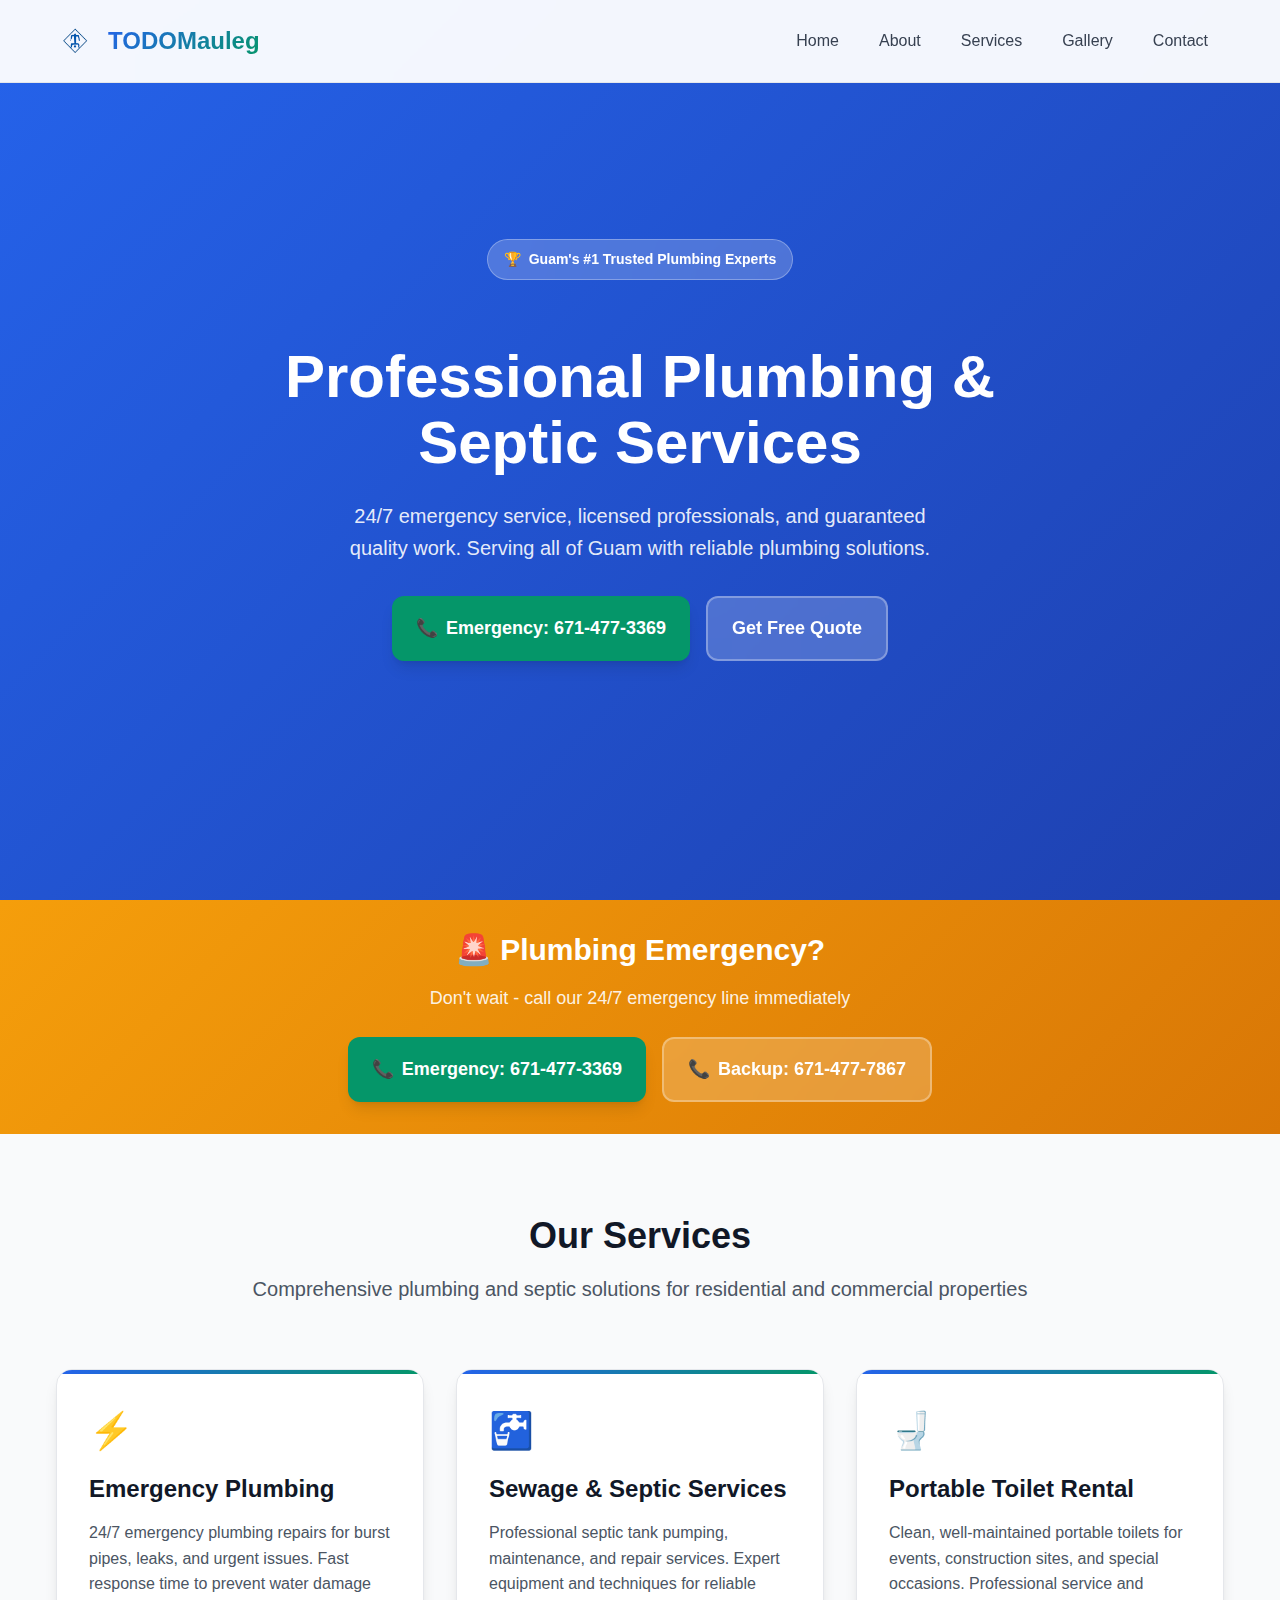
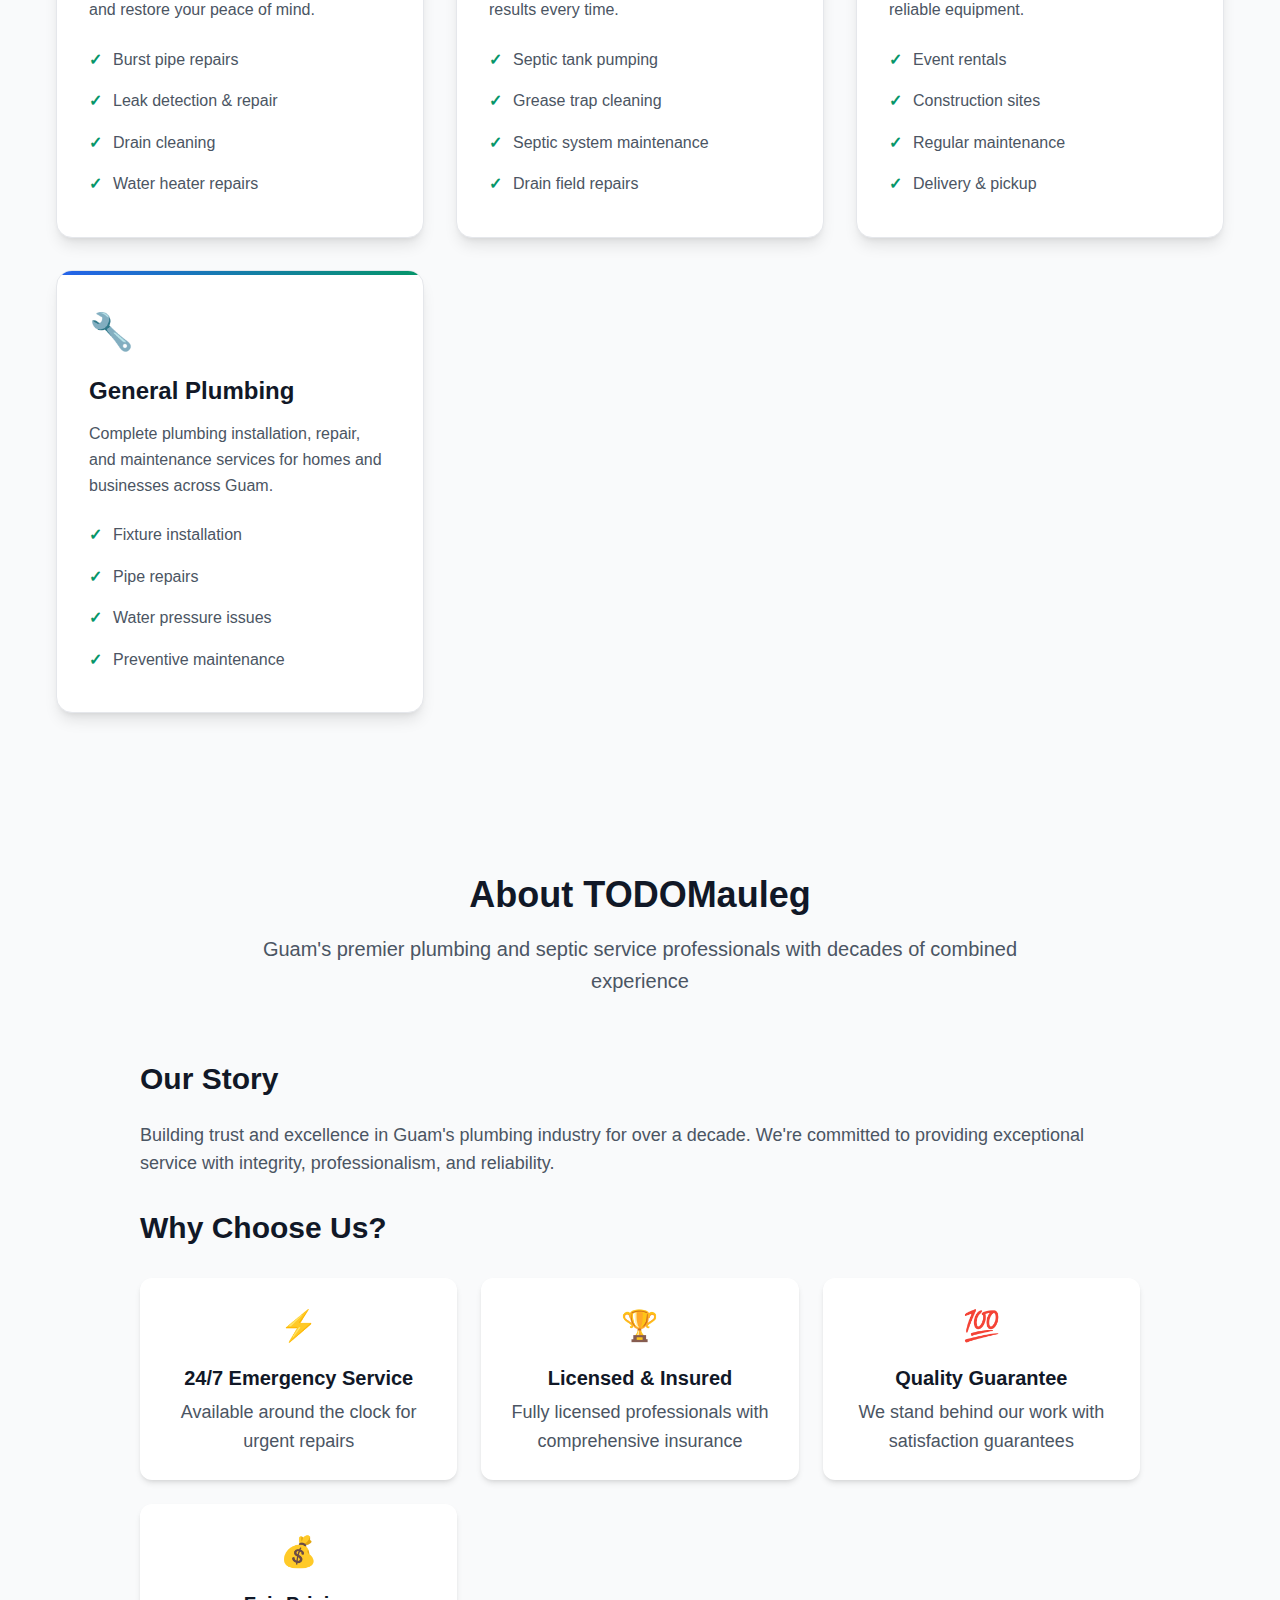
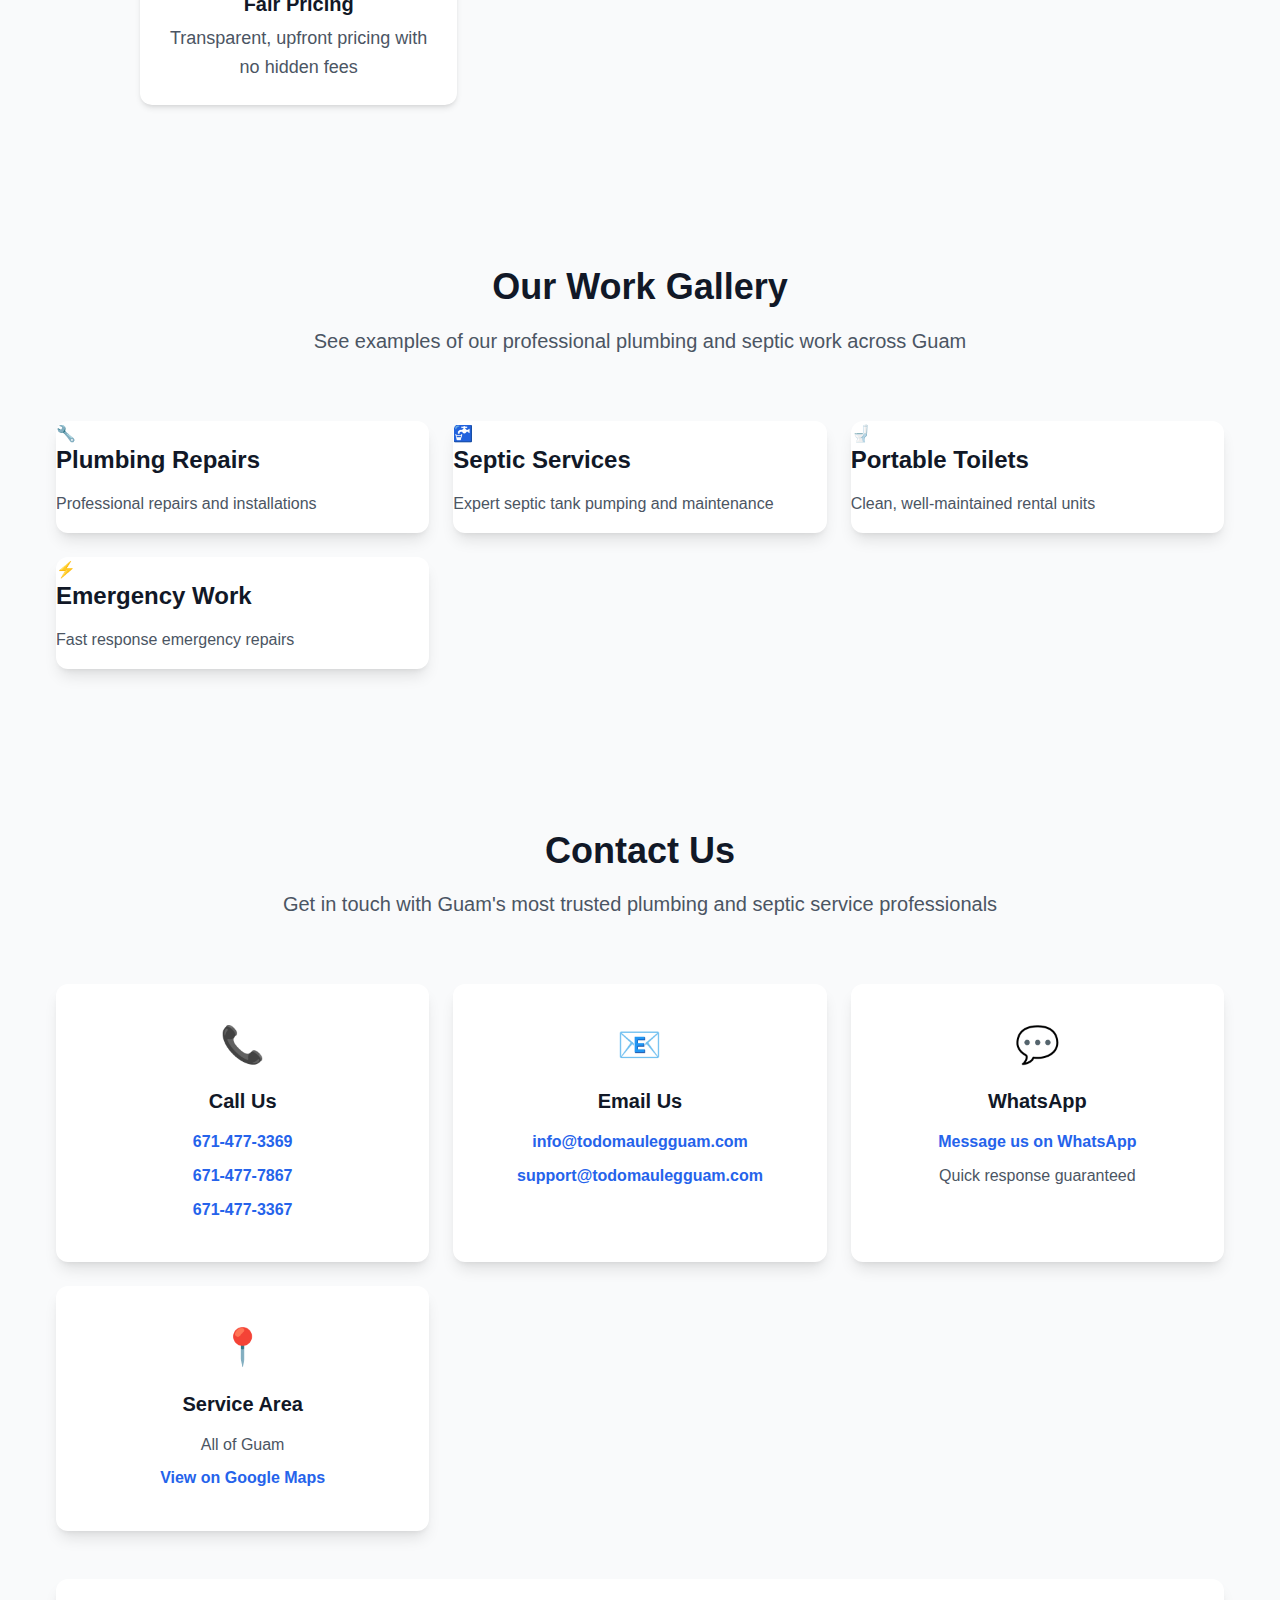
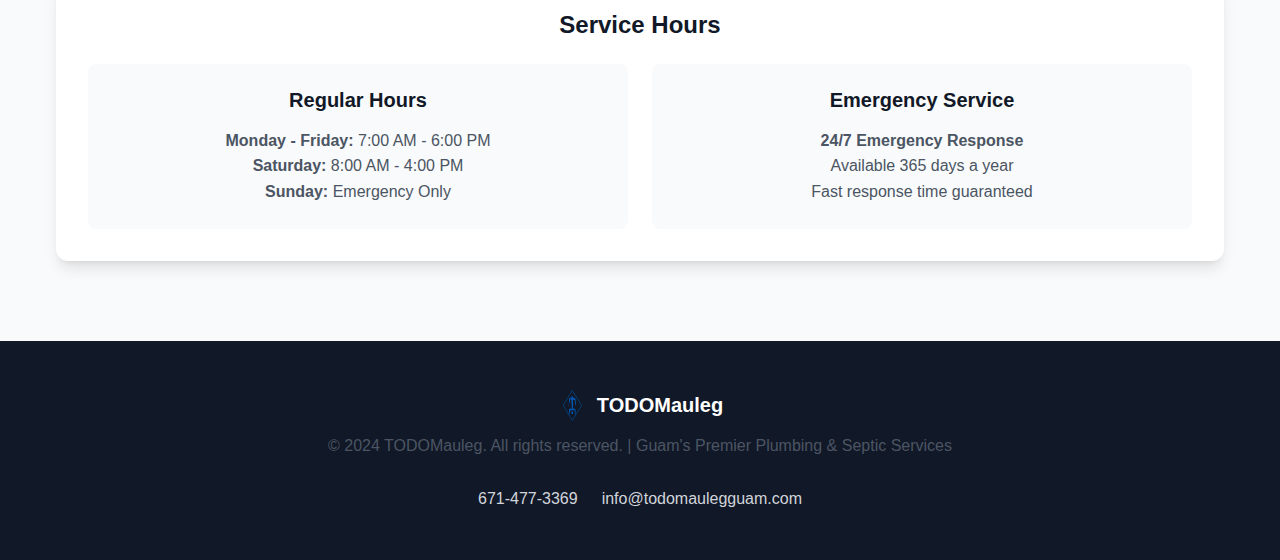
<file: index.html>
<!DOCTYPE html>
<html lang="en">
<head>
    <meta charset="UTF-8">
    <meta name="viewport" content="width=device-width, initial-scale=1.0">
    <title>TODOMauleg - Guam's Premier Plumbing & Septic Experts | 24/7 Emergency Service</title>
    <meta name="description" content="Guam's most trusted plumbing and septic specialists. 24/7 emergency service, licensed professionals, and guaranteed quality work. Call 671-477-3369 for immediate assistance.">
    <meta name="keywords" content="plumbing Guam, septic services Guam, emergency plumber, portable toilet rental, grease trap cleaning, pumping specialist, licensed plumber Guam">
    
    <!-- Open Graph / Facebook -->
    <meta property="og:type" content="website">
    <meta property="og:url" content="https://todomaulegguam.com/">
    <meta property="og:title" content="TODOMauleg - Guam's Premier Plumbing & Septic Experts">
    <meta property="og:description" content="Guam's most trusted plumbing and septic specialists. 24/7 emergency service, licensed professionals, and guaranteed quality work.">
    <meta property="og:image" content="https://todomaulegguam.com/assets/logo/logo.png">
    <meta property="og:site_name" content="TODOMauleg">

    <!-- Twitter -->
    <meta property="twitter:card" content="summary_large_image">
    <meta property="twitter:url" content="https://todomaulegguam.com/">
    <meta property="twitter:title" content="TODOMauleg - Guam's Premier Plumbing & Septic Experts">
    <meta property="twitter:description" content="Guam's most trusted plumbing and septic specialists. 24/7 emergency service, licensed professionals, and guaranteed quality work.">
    <meta property="twitter:image" content="https://todomaulegguam.com/assets/logo/logo.png">

    <!-- Favicon -->
    <link rel="icon" type="image/svg+xml" href="assets/icons/favicon.svg">
    <link rel="apple-touch-icon" href="assets/icons/apple-touch-icon.png">
    
    <!-- Stylesheets -->
    <link rel="preload" href="assets/css/style.css" as="style" onload="this.onload=null;this.rel='stylesheet'">
    <noscript><link rel="stylesheet" href="assets/css/style.css"></noscript>
    <link rel="stylesheet" href="assets/css/normalize.css">
    
    <!-- Theme Color -->
    <meta name="theme-color" content="#2563eb">
    
    <!-- JSON-LD Schema -->
    <script type="application/ld+json">
    {
        "@context": "https://schema.org",
        "@type": "PlumbingService",
        "name": "TODOMauleg",
        "image": "https://todomaulegguam.com/assets/logo/logo.png",
        "description": "Guam's premier plumbing and septic service company providing 24/7 emergency service, professional repairs, and maintenance.",
        "url": "https://todomaulegguam.com",
        "telephone": ["+1-671-477-3369", "+1-671-477-7867", "+1-671-477-3367"],
        "email": "info@todomaulegguam.com",
        "address": {
            "@type": "PostalAddress",
            "addressCountry": "GU",
            "addressRegion": "Guam"
        },
        "geo": {
            "@type": "GeoCoordinates",
            "latitude": "13.4443",
            "longitude": "144.7937"
        },
        "openingHours": "Mo-Su 00:00-23:59",
        "priceRange": "$$",
        "serviceArea": {
            "@type": "GeoCircle",
            "geoMidpoint": {
                "@type": "GeoCoordinates",
                "latitude": "13.4443",
                "longitude": "144.7937"
            },
            "geoRadius": "50000"
        },
        "hasOfferCatalog": {
            "@type": "OfferCatalog",
            "name": "Plumbing Services",
            "itemListElement": [
                {
                    "@type": "Offer",
                    "itemOffered": {
                        "@type": "Service",
                        "name": "Emergency Plumbing",
                        "description": "24/7 emergency plumbing repairs and service"
                    }
                },
                {
                    "@type": "Offer",
                    "itemOffered": {
                        "@type": "Service",
                        "name": "Septic Services",
                        "description": "Professional septic tank pumping and maintenance"
                    }
                },
                {
                    "@type": "Offer",
                    "itemOffered": {
                        "@type": "Service",
                        "name": "Portable Toilet Rental",
                        "description": "Clean, well-maintained portable toilet rentals"
                    }
                }
            ]
        },
        "aggregateRating": {
            "@type": "AggregateRating",
            "ratingValue": "4.9",
            "reviewCount": "127"
        }
    }
    </script>
</head>
<body>
    <!-- Skip Link -->
    <a href="#main-content" class="sr-only">Skip to main content</a>
    
    <!-- Header -->
    <header class="site-header" id="header">
        <div class="container">
            <div class="header-content">
                <a href="#home" class="logo">
                    <img src="assets/logo/logo.png" alt="TODOMauleg Logo" width="40" height="40">
                    <span class="logo-text">TODOMauleg</span>
                </a>
                
                <nav class="site-nav" aria-label="Main navigation">
                    <button class="nav-toggle" aria-expanded="false" aria-controls="main-menu" aria-label="Toggle navigation menu">
                        <span></span>
                        <span></span>
                        <span></span>
                    </button>
                    
                    <ul id="main-menu" class="nav-menu">
                        <li><a href="#home">Home</a></li>
                        <li><a href="#about">About</a></li>
                        <li><a href="#services">Services</a></li>
                        <li><a href="#gallery">Gallery</a></li>
                        <li><a href="#contact">Contact</a></li>
                    </ul>
                </nav>
            </div>
        </div>
    </header>
    
    <!-- Main Content -->
    <main id="main-content">
        <!-- Hero Section -->
        <section id="home" class="hero">
            <div class="container">
                <div class="hero-content animate-fade-in-up">
                    <div class="hero-badge">
                        <span>🏆</span>
                        <span>Guam's #1 Trusted Plumbing Experts</span>
                    </div>
                    <h1>Professional Plumbing & Septic Services</h1>
                    <p>24/7 emergency service, licensed professionals, and guaranteed quality work. Serving all of Guam with reliable plumbing solutions.</p>
                    <div class="cta-actions">
                        <a href="tel:+16714773369" class="btn btn-primary">
                            <span>📞</span>
                            <span>Emergency: 671-477-3369</span>
                        </a>
                        <a href="#contact" class="btn btn-secondary">Get Free Quote</a>
                    </div>
                </div>
            </div>
        </section>

        <!-- Emergency Banner -->
        <section class="emergency-banner">
            <div class="container">
                <div class="emergency-content">
                    <h2>🚨 Plumbing Emergency?</h2>
                    <p>Don't wait - call our 24/7 emergency line immediately</p>
                    <div class="cta-actions">
                        <a href="tel:+16714773369" class="btn btn-primary">
                            <span>📞</span>
                            <span>Emergency: 671-477-3369</span>
                        </a>
                        <a href="tel:+16714777867" class="btn btn-secondary">
                            <span>📞</span>
                            <span>Backup: 671-477-7867</span>
                        </a>
                    </div>
                </div>
            </div>
        </section>

        <!-- Services Section -->
        <section id="services" class="section">
            <div class="container">
                <div class="section-header">
                    <h2>Our Services</h2>
                    <p>Comprehensive plumbing and septic solutions for residential and commercial properties</p>
                </div>
                
                <div class="services-grid">
                    <article class="service-card">
                        <div class="service-icon">⚡</div>
                        <h3>Emergency Plumbing</h3>
                        <p>24/7 emergency plumbing repairs for burst pipes, leaks, and urgent issues. Fast response time to prevent water damage and restore your peace of mind.</p>
                        <ul>
                            <li>Burst pipe repairs</li>
                            <li>Leak detection & repair</li>
                            <li>Drain cleaning</li>
                            <li>Water heater repairs</li>
                        </ul>
                    </article>
                    
                    <article class="service-card">
                        <div class="service-icon">🚰</div>
                        <h3>Sewage & Septic Services</h3>
                        <p>Professional septic tank pumping, maintenance, and repair services. Expert equipment and techniques for reliable results every time.</p>
                        <ul>
                            <li>Septic tank pumping</li>
                            <li>Grease trap cleaning</li>
                            <li>Septic system maintenance</li>
                            <li>Drain field repairs</li>
                        </ul>
                    </article>
                    
                    <article class="service-card">
                        <div class="service-icon">🚽</div>
                        <h3>Portable Toilet Rental</h3>
                        <p>Clean, well-maintained portable toilets for events, construction sites, and special occasions. Professional service and reliable equipment.</p>
                        <ul>
                            <li>Event rentals</li>
                            <li>Construction sites</li>
                            <li>Regular maintenance</li>
                            <li>Delivery & pickup</li>
                        </ul>
                    </article>
                    
                    <article class="service-card">
                        <div class="service-icon">🔧</div>
                        <h3>General Plumbing</h3>
                        <p>Complete plumbing installation, repair, and maintenance services for homes and businesses across Guam.</p>
                        <ul>
                            <li>Fixture installation</li>
                            <li>Pipe repairs</li>
                            <li>Water pressure issues</li>
                            <li>Preventive maintenance</li>
                        </ul>
                    </article>
                </div>
            </div>
        </section>

        <!-- About Section -->
        <section id="about" class="section" style="background: var(--gray-50);">
            <div class="container">
                <div class="section-header">
                    <h2>About TODOMauleg</h2>
                    <p>Guam's premier plumbing and septic service professionals with decades of combined experience</p>
                </div>
                
                <div class="about-content">
                    <div class="about-text">
                        <h3>Our Story</h3>
                        <p>Building trust and excellence in Guam's plumbing industry for over a decade. We're committed to providing exceptional service with integrity, professionalism, and reliability.</p>
                        
                        <h3>Why Choose Us?</h3>
                        <div class="features-grid">
                            <div class="feature-item">
                                <div class="feature-icon">⚡</div>
                                <h4>24/7 Emergency Service</h4>
                                <p>Available around the clock for urgent repairs</p>
                            </div>
                            <div class="feature-item">
                                <div class="feature-icon">🏆</div>
                                <h4>Licensed & Insured</h4>
                                <p>Fully licensed professionals with comprehensive insurance</p>
                            </div>
                            <div class="feature-item">
                                <div class="feature-icon">💯</div>
                                <h4>Quality Guarantee</h4>
                                <p>We stand behind our work with satisfaction guarantees</p>
                            </div>
                            <div class="feature-item">
                                <div class="feature-icon">💰</div>
                                <h4>Fair Pricing</h4>
                                <p>Transparent, upfront pricing with no hidden fees</p>
                            </div>
                        </div>
                    </div>
                </div>
            </div>
        </section>

        <!-- Gallery Section -->
        <section id="gallery" class="section">
            <div class="container">
                <div class="section-header">
                    <h2>Our Work Gallery</h2>
                    <p>See examples of our professional plumbing and septic work across Guam</p>
                </div>
                
                <div class="gallery-grid">
                    <div class="gallery-item">
                        <div class="gallery-placeholder">
                            <span>🔧</span>
                            <h4>Plumbing Repairs</h4>
                            <p>Professional repairs and installations</p>
                        </div>
                    </div>
                    <div class="gallery-item">
                        <div class="gallery-placeholder">
                            <span>🚰</span>
                            <h4>Septic Services</h4>
                            <p>Expert septic tank pumping and maintenance</p>
                        </div>
                    </div>
                    <div class="gallery-item">
                        <div class="gallery-placeholder">
                            <span>🚽</span>
                            <h4>Portable Toilets</h4>
                            <p>Clean, well-maintained rental units</p>
                        </div>
                    </div>
                    <div class="gallery-item">
                        <div class="gallery-placeholder">
                            <span>⚡</span>
                            <h4>Emergency Work</h4>
                            <p>Fast response emergency repairs</p>
                        </div>
                    </div>
                </div>
            </div>
        </section>

        <!-- Contact Section -->
        <section id="contact" class="section" style="background: var(--gray-50);">
            <div class="container">
                <div class="section-header">
                    <h2>Contact Us</h2>
                    <p>Get in touch with Guam's most trusted plumbing and septic service professionals</p>
                </div>
                
                <div class="contact-grid">
                    <div class="contact-card">
                        <div class="contact-icon">📞</div>
                        <h3>Call Us</h3>
                        <p><a href="tel:+16714773369">671-477-3369</a></p>
                        <p><a href="tel:+16714777867">671-477-7867</a></p>
                        <p><a href="tel:+16714773367">671-477-3367</a></p>
                    </div>
                    
                    <div class="contact-card">
                        <div class="contact-icon">📧</div>
                        <h3>Email Us</h3>
                        <p><a href="mailto:info@todomaulegguam.com">info@todomaulegguam.com</a></p>
                        <p><a href="mailto:support@todomaulegguam.com">support@todomaulegguam.com</a></p>
                    </div>
                    
                    <div class="contact-card">
                        <div class="contact-icon">💬</div>
                        <h3>WhatsApp</h3>
                        <p><a href="https://wa.me/16714773369" target="_blank" rel="noopener">Message us on WhatsApp</a></p>
                        <p>Quick response guaranteed</p>
                    </div>
                    
                    <div class="contact-card">
                        <div class="contact-icon">📍</div>
                        <h3>Service Area</h3>
                        <p>All of Guam</p>
                        <p><a href="https://maps.google.com/?q=Guam" target="_blank" rel="noopener">View on Google Maps</a></p>
                    </div>
                </div>
                
                <!-- Service Hours -->
                <div class="service-hours">
                    <h3>Service Hours</h3>
                    <div class="hours-grid">
                        <div class="hours-item">
                            <h4>Regular Hours</h4>
                            <p><strong>Monday - Friday:</strong> 7:00 AM - 6:00 PM<br>
                            <strong>Saturday:</strong> 8:00 AM - 4:00 PM<br>
                            <strong>Sunday:</strong> Emergency Only</p>
                        </div>
                        <div class="hours-item">
                            <h4>Emergency Service</h4>
                            <p><strong>24/7 Emergency Response</strong><br>
                            Available 365 days a year<br>
                            Fast response time guaranteed</p>
                        </div>
                    </div>
                </div>
            </div>
        </section>
    </main>

    <!-- Footer -->
    <footer class="site-footer">
        <div class="container">
            <div class="footer-content">
                <div class="footer-logo">
                    <img src="assets/logo/logo.png" alt="TODOMauleg Logo" width="32" height="32">
                    <span>TODOMauleg</span>
                </div>
                <p>&copy; 2024 TODOMauleg. All rights reserved. | Guam's Premier Plumbing & Septic Services</p>
                <div class="footer-links">
                    <a href="tel:+16714773369">671-477-3369</a>
                    <a href="mailto:info@todomaulegguam.com">info@todomaulegguam.com</a>
                </div>
            </div>
        </div>
    </footer>

    <!-- Back to Top Button -->
    <button id="back-to-top" class="back-to-top" aria-label="Back to top">
        <span>↑</span>
    </button>

    <!-- JavaScript -->
    <script src="assets/js/main.js"></script>
</body>
</html>
</file>
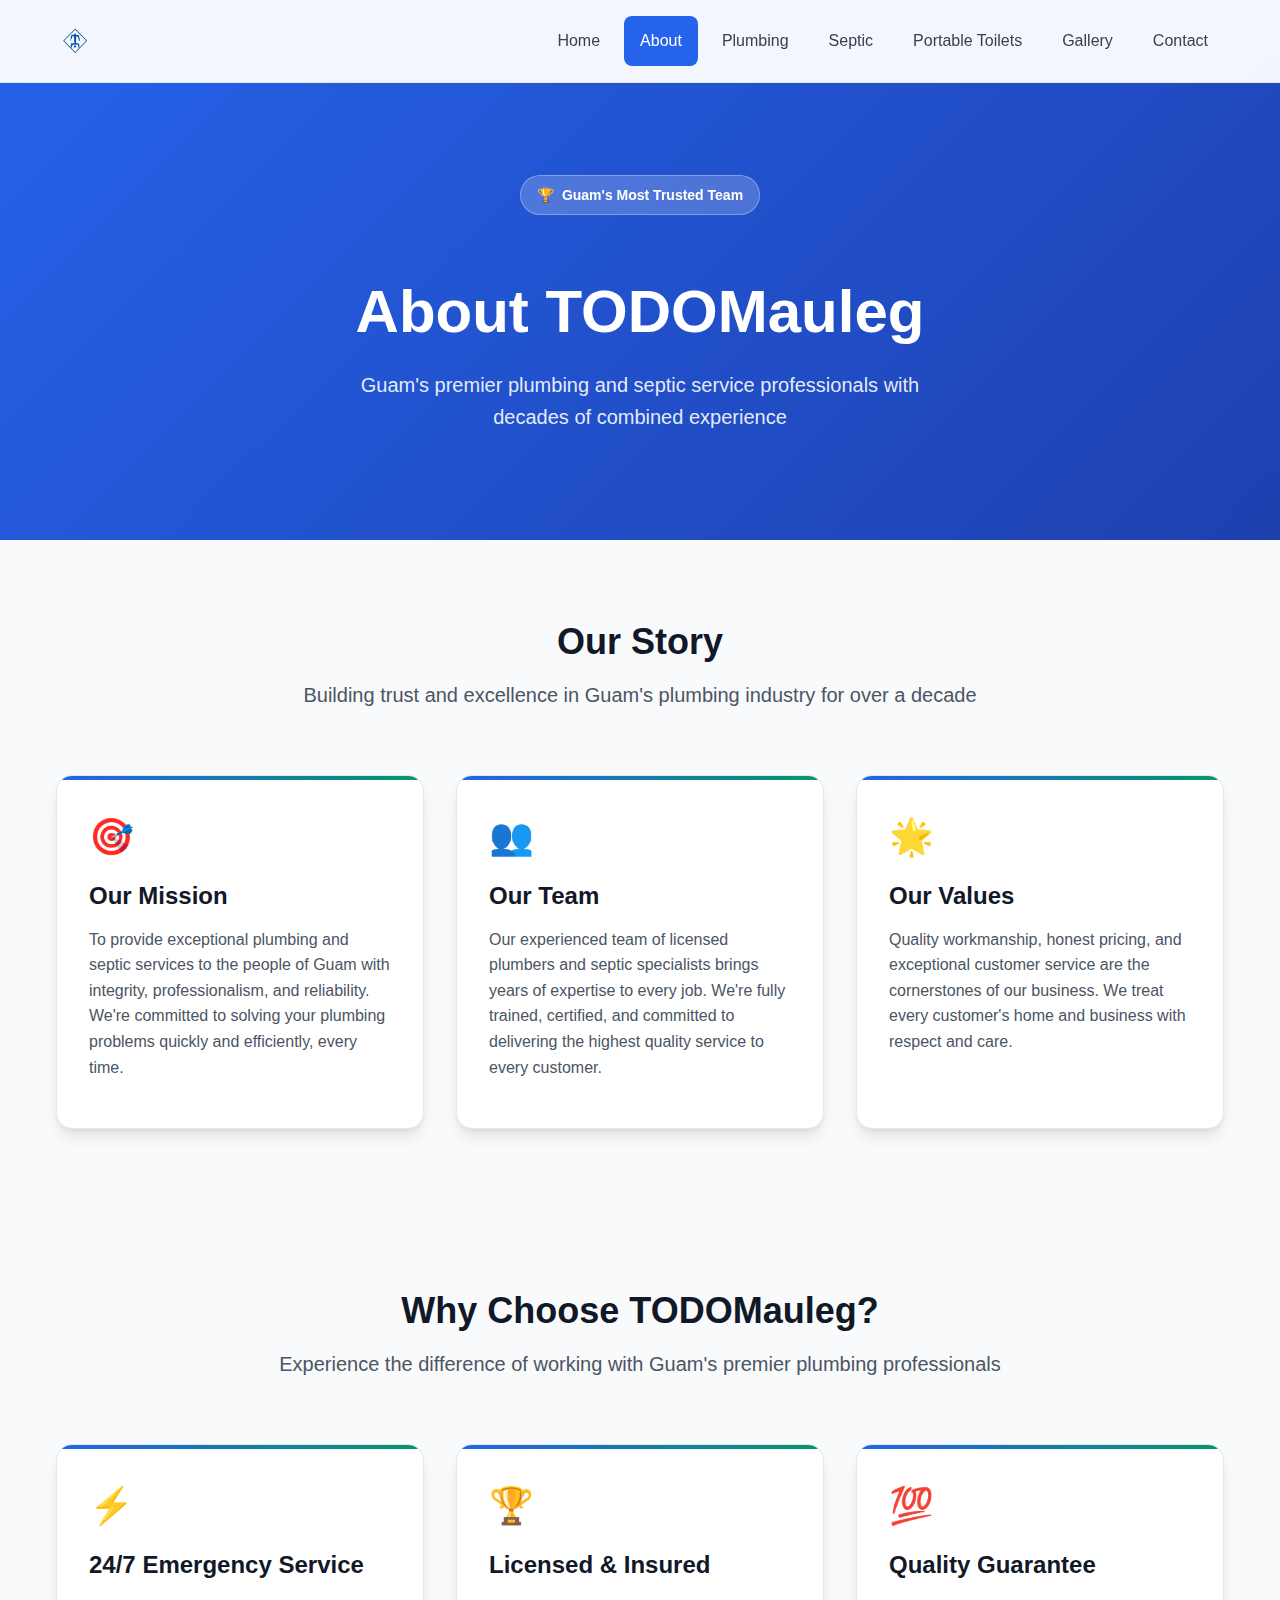
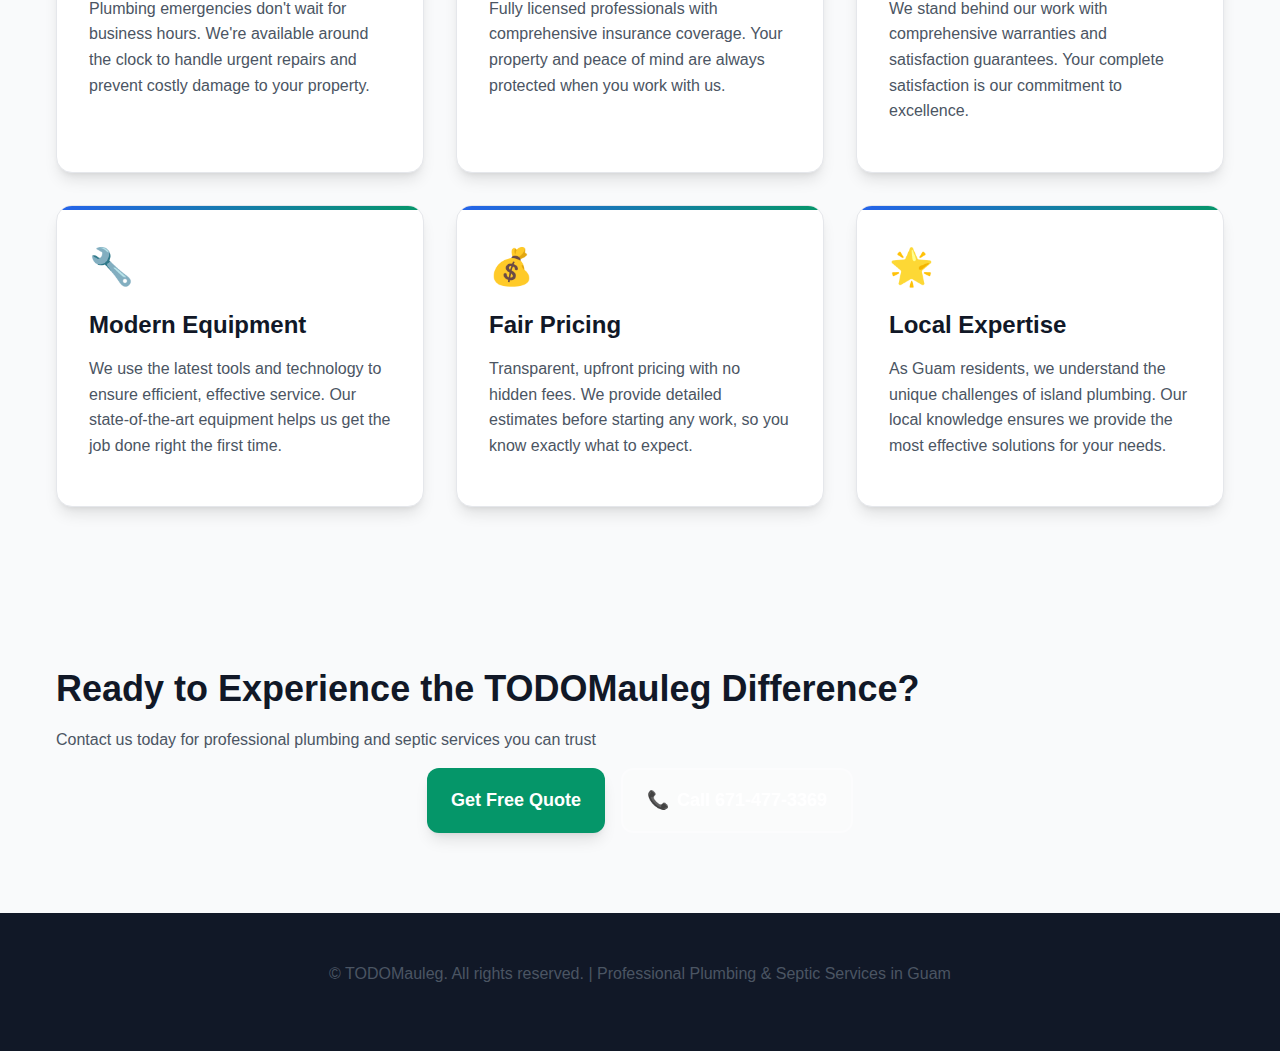
<file: about.html>
<!DOCTYPE html>
<html lang="en">
<head>
    <meta charset="UTF-8">
    <meta name="viewport" content="width=device-width, initial-scale=1.0">
    <title>About TODOMauleg - Guam's Premier Plumbing & Septic Experts</title>
    <meta name="description" content="Learn about TODOMauleg's experienced team of licensed plumbers and septic specialists serving Guam with 24/7 emergency service and guaranteed quality work.">
    
    <!-- Open Graph / Facebook -->
    <meta property="og:type" content="website">
    <meta property="og:url" content="https://todomaulegguam.com/about.html">
    <meta property="og:title" content="About TODOMauleg - Guam's Premier Plumbing & Septic Experts">
    <meta property="og:description" content="Learn about Guam's trusted plumbing and septic service professionals.">
    
    <!-- Favicon -->
    <link rel="icon" type="image/svg+xml" href="assets/icons/favicon.svg">
    
    <!-- Stylesheets -->
    <link rel="preload" href="assets/css/style.css" as="style" onload="this.onload=null;this.rel='stylesheet'">
    <noscript><link rel="stylesheet" href="assets/css/style.css"></noscript>
    <link rel="stylesheet" href="assets/css/normalize.css">
    
    <!-- Theme Color -->
    <meta name="theme-color" content="#2563eb">
</head>
<body>
    <!-- Skip Link -->
    <a href="#main-content" class="sr-only">Skip to main content</a>
    
    <!-- Header -->
    <header class="site-header" id="header">
        <div class="container">
            <div class="header-content">
                <a href="index.html" class="logo">
                    <img src="assets/logo/logo.png" alt="TODOMauleg - Professional Plumbing Services" width="160" height="48">
                </a>
                
                <nav class="site-nav" aria-label="Main navigation">
                    <button class="nav-toggle" aria-expanded="false" aria-controls="main-menu" aria-label="Toggle navigation menu">
                        <span></span>
                        <span></span>
                        <span></span>
                    </button>
                    
                    <ul id="main-menu" class="nav-menu">
                        <li><a href="index.html">Home</a></li>
                        <li><a href="about.html" aria-current="page">About</a></li>
                        <li><a href="plumbing.html">Plumbing</a></li>
                        <li><a href="sewage-septic.html">Septic</a></li>
                        <li><a href="portable-toilet.html">Portable Toilets</a></li>
                        <li><a href="gallery.html">Gallery</a></li>
                        <li><a href="contact.html">Contact</a></li>
                    </ul>
                </nav>
            </div>
        </div>
    </header>
    
    <!-- Main Content -->
    <main id="main-content">
        <!-- Page Header -->
        <section class="hero" style="min-height: 60vh; padding-top: 100px;">
            <div class="container">
                <div class="hero-content animate-fade-in-up">
                    <div class="hero-badge">
                        <span>🏆</span>
                        <span>Guam's Most Trusted Team</span>
                    </div>
                    <h1>About TODOMauleg</h1>
                    <p>Guam's premier plumbing and septic service professionals with decades of combined experience</p>
                </div>
            </div>
        </section>

        <!-- Our Story Section -->
        <section class="section">
            <div class="container">
                <div class="section-header">
                    <h2>Our Story</h2>
                    <p>Building trust and excellence in Guam's plumbing industry for over a decade</p>
                </div>
                
                <div class="services-grid">
                    <article class="service-card">
                        <div class="service-icon">🎯</div>
                        <h3>Our Mission</h3>
                        <p>To provide exceptional plumbing and septic services to the people of Guam with integrity, professionalism, and reliability. We're committed to solving your plumbing problems quickly and efficiently, every time.</p>
                    </article>
                    
                    <article class="service-card">
                        <div class="service-icon">👥</div>
                        <h3>Our Team</h3>
                        <p>Our experienced team of licensed plumbers and septic specialists brings years of expertise to every job. We're fully trained, certified, and committed to delivering the highest quality service to every customer.</p>
                    </article>
                    
                    <article class="service-card">
                        <div class="service-icon">🌟</div>
                        <h3>Our Values</h3>
                        <p>Quality workmanship, honest pricing, and exceptional customer service are the cornerstones of our business. We treat every customer's home and business with respect and care.</p>
                    </article>
                </div>
            </div>
        </section>

        <!-- Why Choose Us Section -->
        <section class="section" style="background: var(--gray-50);">
            <div class="container">
                <div class="section-header">
                    <h2>Why Choose TODOMauleg?</h2>
                    <p>Experience the difference of working with Guam's premier plumbing professionals</p>
                </div>
                
                <div class="services-grid">
                    <div class="service-card">
                        <div class="service-icon">⚡</div>
                        <h3>24/7 Emergency Service</h3>
                        <p>Plumbing emergencies don't wait for business hours. We're available around the clock to handle urgent repairs and prevent costly damage to your property.</p>
                    </div>
                    
                    <div class="service-card">
                        <div class="service-icon">🏆</div>
                        <h3>Licensed & Insured</h3>
                        <p>Fully licensed professionals with comprehensive insurance coverage. Your property and peace of mind are always protected when you work with us.</p>
                    </div>
                    
                    <div class="service-card">
                        <div class="service-icon">💯</div>
                        <h3>Quality Guarantee</h3>
                        <p>We stand behind our work with comprehensive warranties and satisfaction guarantees. Your complete satisfaction is our commitment to excellence.</p>
                    </div>
                    
                    <div class="service-card">
                        <div class="service-icon">🔧</div>
                        <h3>Modern Equipment</h3>
                        <p>We use the latest tools and technology to ensure efficient, effective service. Our state-of-the-art equipment helps us get the job done right the first time.</p>
                    </div>
                    
                    <div class="service-card">
                        <div class="service-icon">💰</div>
                        <h3>Fair Pricing</h3>
                        <p>Transparent, upfront pricing with no hidden fees. We provide detailed estimates before starting any work, so you know exactly what to expect.</p>
                    </div>
                    
                    <div class="service-card">
                        <div class="service-icon">🌟</div>
                        <h3>Local Expertise</h3>
                        <p>As Guam residents, we understand the unique challenges of island plumbing. Our local knowledge ensures we provide the most effective solutions for your needs.</p>
                    </div>
                </div>
            </div>
        </section>

        <!-- CTA Section -->
        <section class="section cta-section">
            <div class="container">
                <h2>Ready to Experience the TODOMauleg Difference?</h2>
                <p>Contact us today for professional plumbing and septic services you can trust</p>
                <div class="cta-actions">
                    <a href="contact.html" class="btn btn-primary">
                        <span>Get Free Quote</span>
                    </a>
                    <a href="tel:+16714773369" class="btn btn-secondary">
                        <span>📞</span>
                        <span>Call 671-477-3369</span>
                    </a>
                </div>
            </div>
        </section>
    </main>
    
    <!-- Footer -->
    <footer class="site-footer">
        <div class="container">
            <div class="footer-content">
                <p>&copy; <span id="current-year"></span> TODOMauleg. All rights reserved. | Professional Plumbing & Septic Services in Guam</p>
            </div>
        </div>
    </footer>
    
    <!-- Back to Top Button -->
    <button class="back-to-top" id="backToTop" aria-label="Back to top">
        ↑
    </button>
    
    <!-- JavaScript -->
    <script src="assets/js/main.js"></script>
</body>
</html>
</file>
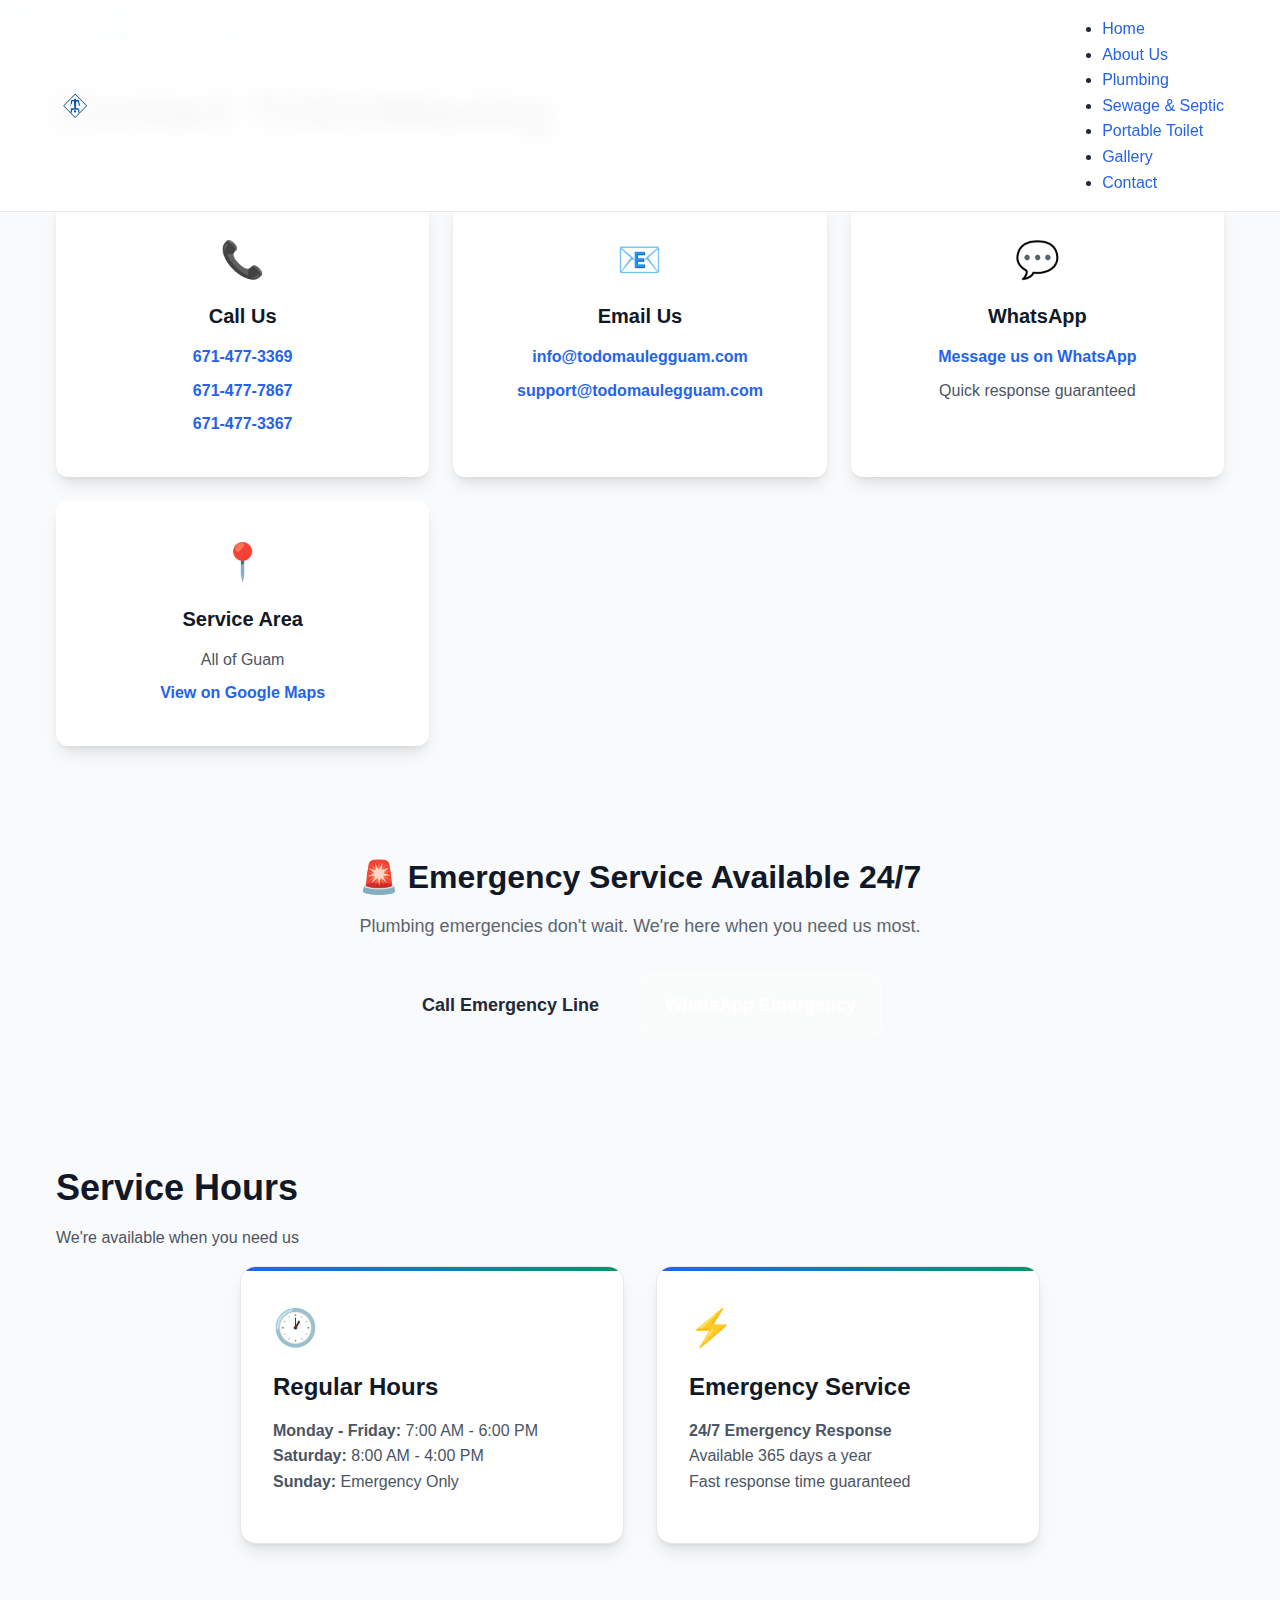
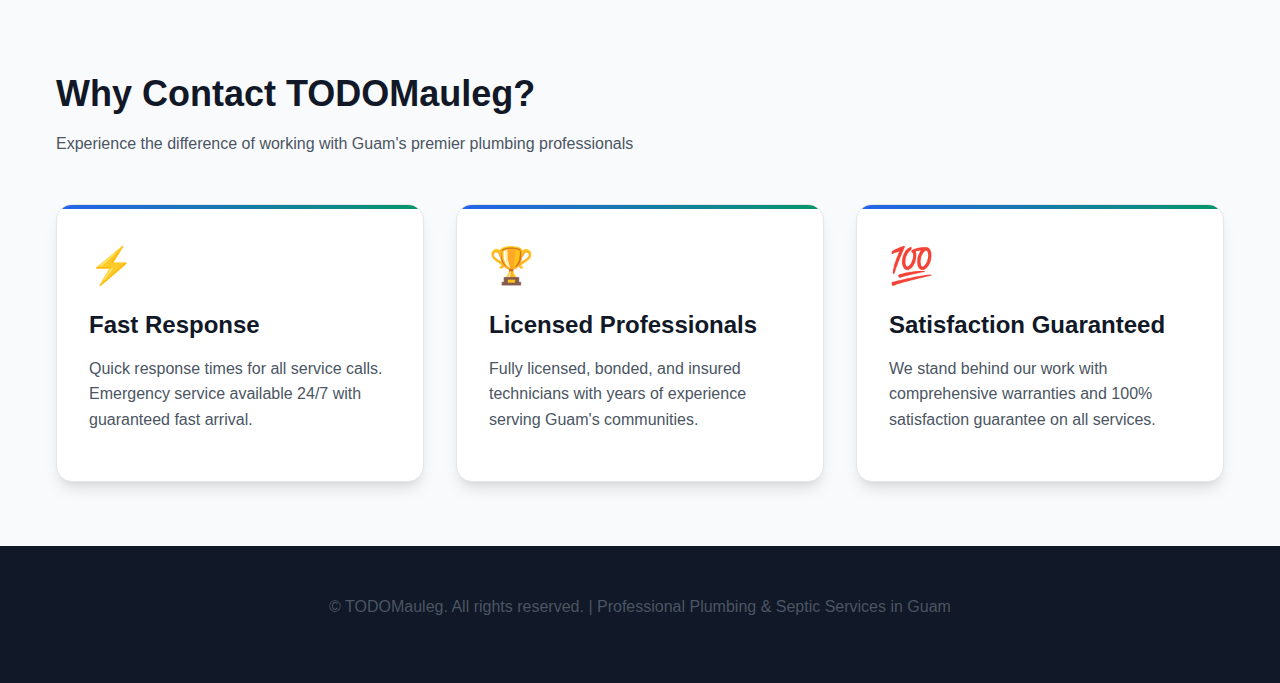
<file: contact.html>
<!DOCTYPE html>
<html lang="en">
<head>
    <meta charset="UTF-8">
    <meta name="viewport" content="width=device-width, initial-scale=1.0">
    <title>Contact Us - TODOMauleg Plumbing & Septic Services Guam</title>
    <meta name="description" content="Contact TODOMauleg for professional plumbing and septic services in Guam. Call 671-477-3369/7867 or 671-477-3367 for immediate assistance.">
    
    <!-- Open Graph / Facebook -->
    <meta property="og:type" content="website">
    <meta property="og:url" content="https://todomaulegguam.com/contact.html">
    <meta property="og:title" content="Contact TODOMauleg - Professional Plumbing Services Guam">
    <meta property="og:description" content="Get in touch with Guam's trusted plumbing experts. 24/7 emergency service available.">
    
    <!-- Favicon -->
    <link rel="icon" type="image/svg+xml" href="assets/icons/favicon.svg">
    
    <!-- Stylesheets -->
    <link rel="preload" href="assets/css/style.css" as="style">
    <link rel="stylesheet" href="assets/css/normalize.css">
    <link rel="stylesheet" href="assets/css/style.css">
    
    <!-- Theme Color -->
    <meta name="theme-color" content="#2563eb">
</head>
<body>
    <!-- Skip Link -->
    <a href="#main-content" class="skip-link">Skip to main content</a>
    
    <!-- Top Bar -->
    <div class="topbar">
        <div class="container">
            <span>📞 Call Now: <a href="tel:+16714773369">671-477-3369</a> / <a href="tel:+16714777867">7867</a> | <a href="tel:+16714773367">671-477-3367</a></span>
        </div>
    </div>
    
    <!-- Header -->
    <header class="site-header" id="header">
        <div class="container">
            <div class="header-content">
                <a href="index.html" class="logo">
                    <img src="assets/logo/logo.png" alt="TODOMauleg Logo" width="160" height="48">
                </a>
                
                <nav class="site-nav" aria-label="Main navigation">
                    <button class="nav-toggle" aria-expanded="false" aria-controls="main-menu" aria-label="Toggle navigation menu">
                        <span></span>
                        <span></span>
                        <span></span>
                    </button>
                    
                    <ul id="main-menu" class="menu">
                        <li><a href="index.html">Home</a></li>
                        <li><a href="about.html">About Us</a></li>
                        <li><a href="plumbing.html">Plumbing</a></li>
                        <li><a href="sewage-septic.html">Sewage & Septic</a></li>
                        <li><a href="portable-toilet.html">Portable Toilet</a></li>
                        <li><a href="gallery.html">Gallery</a></li>
                        <li><a href="contact.html" aria-current="page">Contact</a></li>
                    </ul>
                </nav>
            </div>
        </div>
    </header>
    
    <!-- Main Content -->
    <main id="main-content">
        <!-- Page Header -->
        <section class="page-header">
            <div class="container">
                <h1>Contact TODOMauleg</h1>
                <p>Get in touch with Guam's most trusted plumbing and septic service professionals</p>
            </div>
        </section>
        
        <!-- Contact Information -->
        <section class="contact-cards">
            <div class="container">
                <div class="contact-grid">
                    <div class="contact-card">
                        <div class="contact-icon">📞</div>
                        <h3>Call Us</h3>
                        <p><a href="tel:+16714773369">671-477-3369</a></p>
                        <p><a href="tel:+16714777867">671-477-7867</a></p>
                        <p><a href="tel:+16714773367">671-477-3367</a></p>
                    </div>
                    
                    <div class="contact-card">
                        <div class="contact-icon">📧</div>
                        <h3>Email Us</h3>
                        <p><a href="mailto:info@todomaulegguam.com">info@todomaulegguam.com</a></p>
                        <p><a href="mailto:support@todomaulegguam.com">support@todomaulegguam.com</a></p>
                    </div>
                    
                    <div class="contact-card">
                        <div class="contact-icon">💬</div>
                        <h3>WhatsApp</h3>
                        <p><a href="https://wa.me/16714773369" target="_blank" rel="noopener">Message us on WhatsApp</a></p>
                        <p>Quick response guaranteed</p>
                    </div>
                    
                    <div class="contact-card">
                        <div class="contact-icon">📍</div>
                        <h3>Service Area</h3>
                        <p>All of Guam</p>
                        <p><a href="https://maps.google.com/?q=Guam" target="_blank" rel="noopener">View on Google Maps</a></p>
                    </div>
                </div>
            </div>
        </section>
        
        <!-- Emergency Contact -->
        <section style="background: linear-gradient(135deg, var(--accent) 0%, #ef4444 100%); color: var(--white); padding: 4rem 0; text-align: center;">
            <div class="container">
                <h2 style="font-size: 2rem; margin-bottom: 1rem;">🚨 Emergency Service Available 24/7</h2>
                <p style="font-size: 1.125rem; margin-bottom: 2rem; opacity: 0.9;">Plumbing emergencies don't wait. We're here when you need us most.</p>
                <div style="display: flex; gap: 1rem; justify-content: center; flex-wrap: wrap;">
                    <a href="tel:+16714773369" class="btn" style="background: var(--white); color: var(--accent);">Call Emergency Line</a>
                    <a href="https://wa.me/16714773369" class="btn btn-secondary" target="_blank" rel="noopener">WhatsApp Emergency</a>
                </div>
            </div>
        </section>
        
        <!-- Service Hours -->
        <section style="padding: 4rem 0; background: var(--gray-50);">
            <div class="container">
                <div class="services-header">
                    <h2>Service Hours</h2>
                    <p>We're available when you need us</p>
                </div>
                
                <div class="services-grid" style="max-width: 800px; margin: 0 auto;">
                    <div class="service-card">
                        <div class="service-icon">🕐</div>
                        <h3>Regular Hours</h3>
                        <p><strong>Monday - Friday:</strong> 7:00 AM - 6:00 PM<br>
                        <strong>Saturday:</strong> 8:00 AM - 4:00 PM<br>
                        <strong>Sunday:</strong> Emergency Only</p>
                    </div>
                    
                    <div class="service-card">
                        <div class="service-icon">⚡</div>
                        <h3>Emergency Service</h3>
                        <p><strong>24/7 Emergency Response</strong><br>
                        Available 365 days a year<br>
                        Fast response time guaranteed</p>
                    </div>
                </div>
            </div>
        </section>
        
        <!-- Why Choose Us -->
        <section style="padding: 4rem 0; background: var(--white);">
            <div class="container">
                <div class="services-header">
                    <h2>Why Contact TODOMauleg?</h2>
                    <p>Experience the difference of working with Guam's premier plumbing professionals</p>
                </div>
                
                <div class="services-grid">
                    <div class="service-card">
                        <div class="service-icon">⚡</div>
                        <h3>Fast Response</h3>
                        <p>Quick response times for all service calls. Emergency service available 24/7 with guaranteed fast arrival.</p>
                    </div>
                    
                    <div class="service-card">
                        <div class="service-icon">🏆</div>
                        <h3>Licensed Professionals</h3>
                        <p>Fully licensed, bonded, and insured technicians with years of experience serving Guam's communities.</p>
                    </div>
                    
                    <div class="service-card">
                        <div class="service-icon">💯</div>
                        <h3>Satisfaction Guaranteed</h3>
                        <p>We stand behind our work with comprehensive warranties and 100% satisfaction guarantee on all services.</p>
                    </div>
                </div>
            </div>
        </section>
    </main>
    
    <!-- Footer -->
    <footer class="site-footer">
        <div class="container">
            <div class="footer-content">
                <p>&copy; <span id="current-year"></span> TODOMauleg. All rights reserved. | Professional Plumbing & Septic Services in Guam</p>
            </div>
        </div>
    </footer>
    
    <!-- Back to Top Button -->
    <button class="back-to-top" id="backToTop" aria-label="Back to top">
        ↑
    </button>
    
    <!-- JavaScript -->
    <script src="assets/js/main.js"></script>
</body>
</html>
</file>
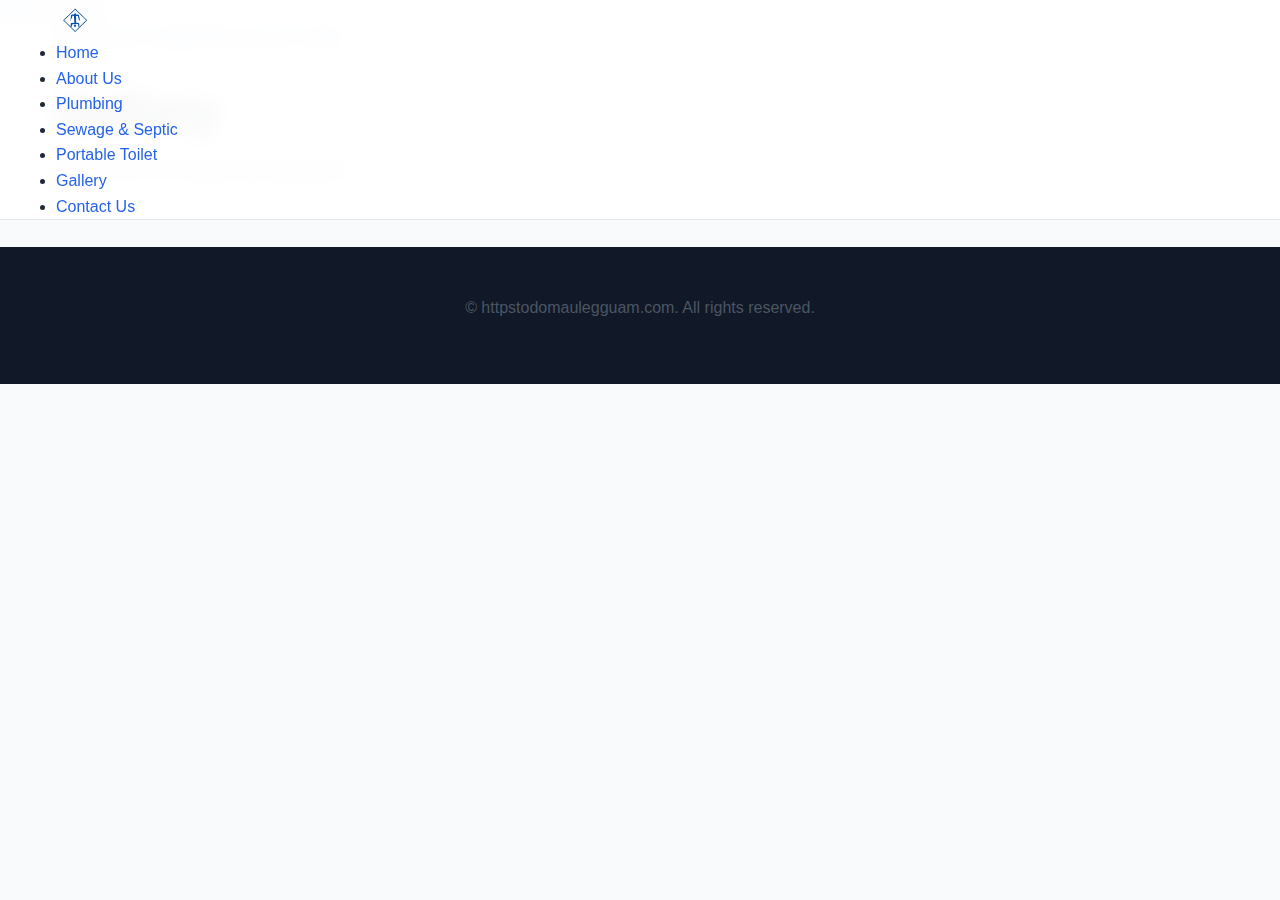
<file: gallery.html>
<!doctype html>
<html lang="en">
<head>
	<meta charset="utf-8" />
	<meta name="viewport" content="width=device-width, initial-scale=1" />
	<title>Gallery | httpstodomaulegguam.com</title>
	<meta name="description" content="Gallery of TODOMauleg services and equipment in Guam." />
	<link rel="canonical" href="https://todomaulegguam.com/gallery.html" />
	<meta property="og:title" content="Gallery | httpstodomaulegguam.com" />
	<meta property="og:description" content="Gallery of TODOMauleg services and equipment in Guam." />
	<meta property="og:url" content="https://todomaulegguam.com/gallery.html" />
	<meta property="og:type" content="website" />
	<meta name="twitter:card" content="summary_large_image" />
	<meta name="theme-color" content="#0ea5e9" />
	<link rel="preload" href="assets/css/style.css" as="style" />
	<link rel="stylesheet" href="assets/css/normalize.css" />
	<link rel="stylesheet" href="assets/css/style.css" />
	<link rel="icon" href="assets/icons/favicon.svg" type="image/svg+xml" />
	<link rel="manifest" href="assets/icons/site.webmanifest" />
</head>
<body>
	<a class="skip-link" href="#content">Skip to content</a>
	<div class="topbar"><div class="container">Call: <a href="tel:16714773369">671-477-3369</a>/<a href="tel:16714777867">7867</a> | <a href="tel:16714773367">671-477-3367</a></div></div>
	<header class="site-header" role="banner">
		<div class="container">
			<a class="logo" href="/"><img src="assets/logo/logo.png" alt="TODOMauleg logo" width="160" height="48" fetchpriority="high" /></a>
			<nav class="site-nav" aria-label="Primary">
				<button class="nav-toggle" aria-expanded="false" aria-controls="primary-menu">Menu</button>
				<ul id="primary-menu" class="menu">
					<li><a href="/">Home</a></li>
					<li><a href="/about.html">About Us</a></li>
					<li><a href="/plumbing.html">Plumbing</a></li>
					<li><a href="/sewage-septic.html">Sewage &amp; Septic</a></li>
					<li><a href="/portable-toilet.html">Portable Toilet</a></li>
					<li><a aria-current="page" href="/gallery.html">Gallery</a></li>
					<li><a href="/contact.html">Contact Us</a></li>
				</ul>
			</nav>
		</div>
	</header>
	<main id="content" class="site-main" role="main">
		<section class="page-header"><div class="container"><h1>Gallery</h1><p>Images from our services and equipment.</p></div></section>
		<section class="container" style="padding:24px 16px">
			<div class="grid" id="gallery-grid">
				<!-- Add images to assets/images and list them here -->
			</div>
		</section>
	</main>
	<footer class="site-footer" role="contentinfo">
		<div class="container"><p>© <span id="year"></span> httpstodomaulegguam.com. All rights reserved.</p></div>
	</footer>
	<button id="backToTop" aria-label="Back to top" class="btn" style="position:fixed;right:16px;bottom:16px;display:none">Top</button>
	<script src="assets/js/main.js" defer></script>
</body>
</html>
</file>
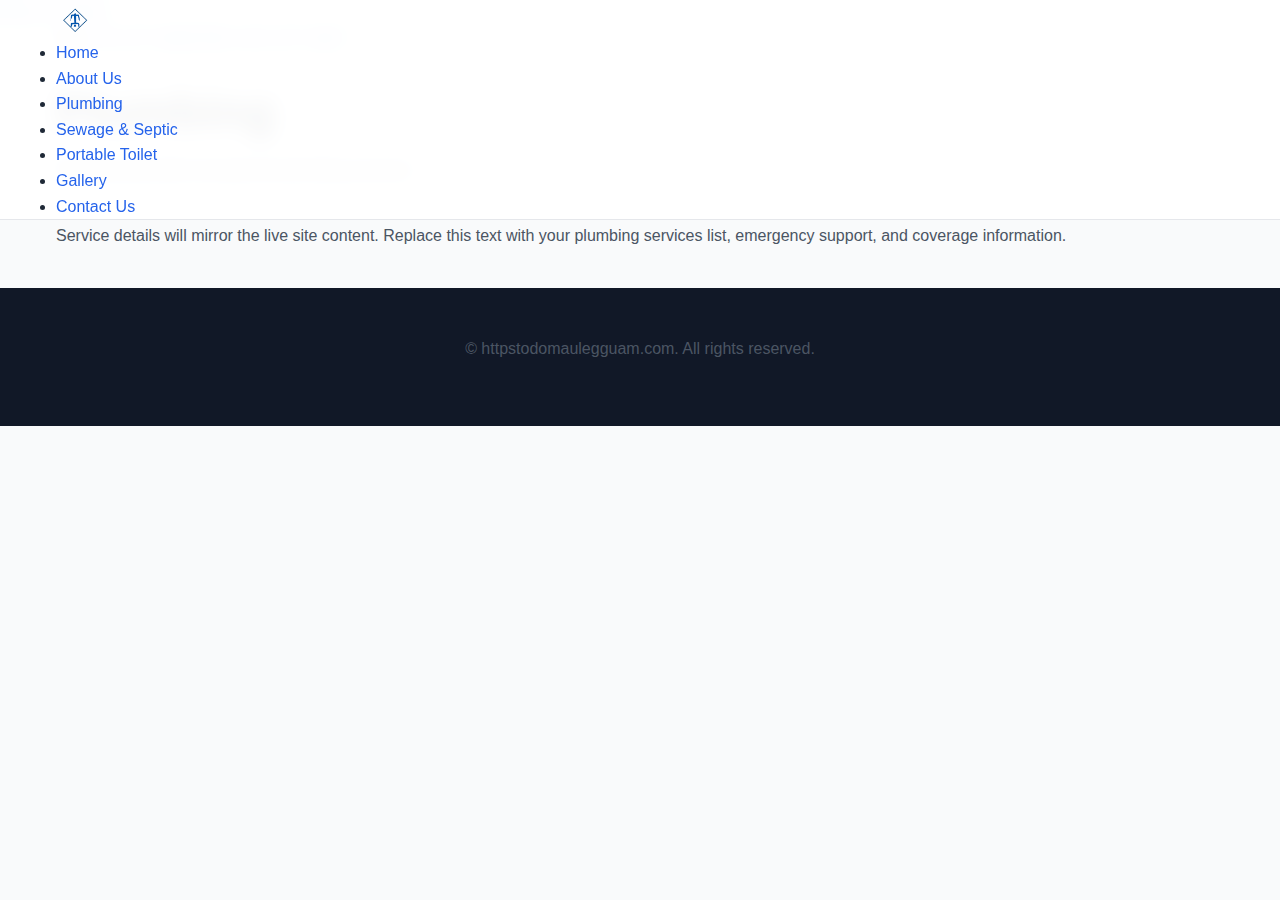
<file: plumbing.html>
<!doctype html>
<html lang="en">
<head>
	<meta charset="utf-8" />
	<meta name="viewport" content="width=device-width, initial-scale=1" />
	<title>Plumbing | httpstodomaulegguam.com</title>
	<meta name="description" content="Plumbing services by TODOMauleg in Guam. Call 671-477-3369/7867 or 671-477-3367." />
	<link rel="canonical" href="https://todomaulegguam.com/plumbing.html" />
	<meta property="og:title" content="Plumbing | httpstodomaulegguam.com" />
	<meta property="og:description" content="Plumbing services in Guam. Call 671-477-3369/7867 or 671-477-3367." />
	<meta property="og:url" content="https://todomaulegguam.com/plumbing.html" />
	<meta property="og:type" content="website" />
	<meta name="twitter:card" content="summary_large_image" />
	<link rel="preload" href="/assets/css/style.css" as="style" />
	<link rel="stylesheet" href="/assets/css/normalize.css" />
	<link rel="stylesheet" href="/assets/css/style.css" />
	<link rel="icon" href="/assets/icons/favicon.svg" type="image/svg+xml" />
</head>
<body>
	<a class="skip-link" href="#content">Skip to content</a>
	<div class="topbar"><div class="container">Call: <a href="tel:16714773369">671-477-3369</a>/<a href="tel:16714777867">7867</a> | <a href="tel:16714773367">671-477-3367</a></div></div>
	<header class="site-header" role="banner">
		<div class="container">
			<a class="logo" href="/"><img src="/assets/logo/logo.png" alt="TODOMauleg logo" width="160" height="48" fetchpriority="high" /></a>
			<nav class="site-nav" aria-label="Primary">
				<button class="nav-toggle" aria-expanded="false" aria-controls="primary-menu">Menu</button>
				<ul id="primary-menu" class="menu">
					<li><a href="/">Home</a></li>
					<li><a href="/about.html">About Us</a></li>
					<li><a aria-current="page" href="/plumbing.html">Plumbing</a></li>
					<li><a href="/sewage-septic.html">Sewage &amp; Septic</a></li>
					<li><a href="/portable-toilet.html">Portable Toilet</a></li>
					<li><a href="/gallery.html">Gallery</a></li>
					<li><a href="/contact.html">Contact Us</a></li>
				</ul>
			</nav>
		</div>
	</header>
	<main id="content" class="site-main" role="main">
		<section class="page-header"><div class="container"><h1>Plumbing</h1><p>Pumping specialist and general plumbing services.</p></div></section>
		<section class="container" style="padding:24px 16px">
			<p>Service details will mirror the live site content. Replace this text with your plumbing services list, emergency support, and coverage information.</p>
		</section>
	</main>
	<footer class="site-footer" role="contentinfo">
		<div class="container"><p>© <span id="year"></span> httpstodomaulegguam.com. All rights reserved.</p></div>
	</footer>
	<button id="backToTop" aria-label="Back to top" class="btn" style="position:fixed;right:16px;bottom:16px;display:none">Top</button>
	<script src="/assets/js/main.js" defer></script>
</body>
</html>
</file>
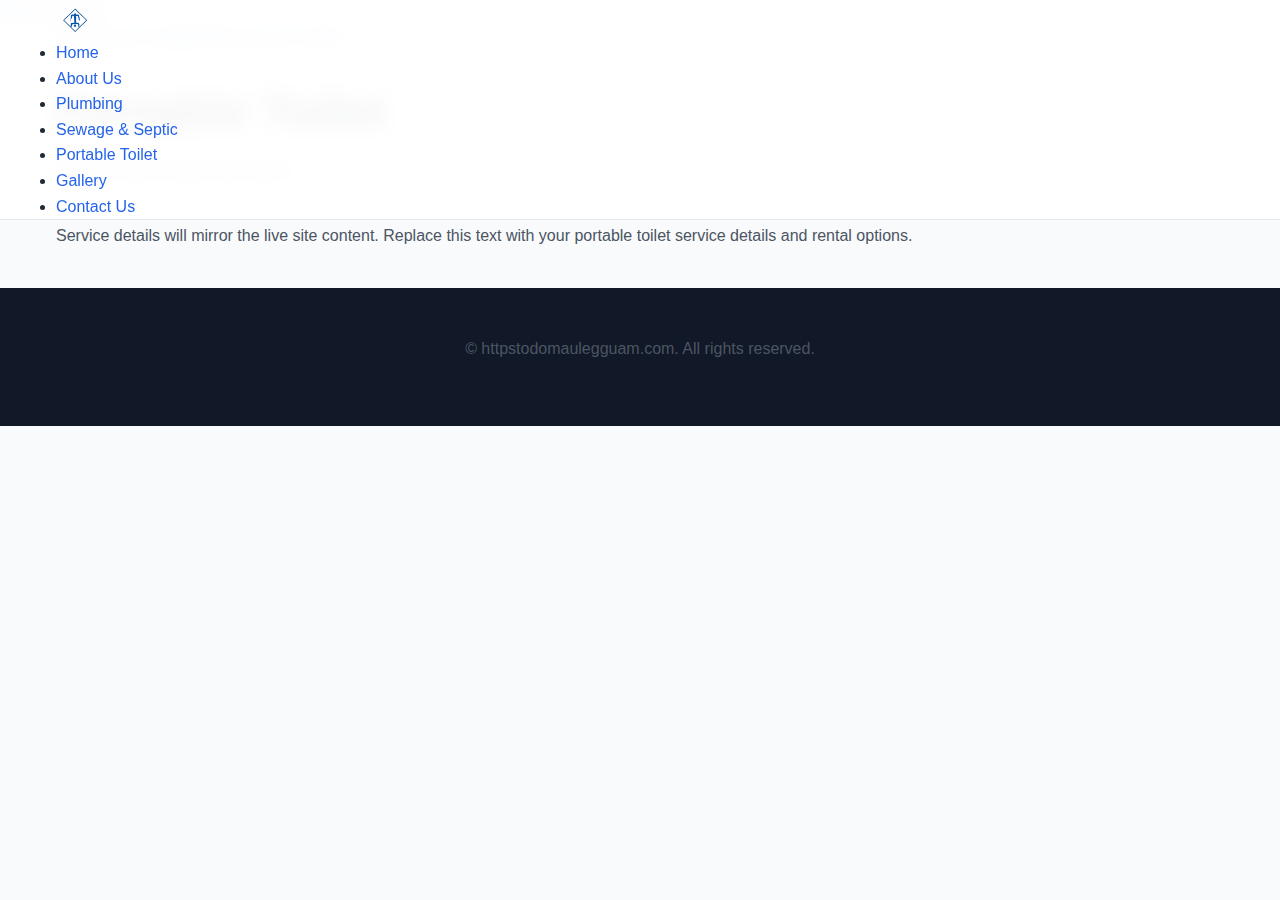
<file: portable-toilet.html>
<!doctype html>
<html lang="en">
<head>
	<meta charset="utf-8" />
	<meta name="viewport" content="width=device-width, initial-scale=1" />
	<title>Portable Toilet | httpstodomaulegguam.com</title>
	<meta name="description" content="Portable toilet rentals and services by TODOMauleg in Guam. Call 671-477-3369/7867 or 671-477-3367." />
	<link rel="canonical" href="https://todomaulegguam.com/portable-toilet.html" />
	<meta property="og:title" content="Portable Toilet | httpstodomaulegguam.com" />
	<meta property="og:description" content="Portable toilet rentals and services in Guam. Call 671-477-3369/7867 or 671-477-3367." />
	<meta property="og:url" content="https://todomaulegguam.com/portable-toilet.html" />
	<meta property="og:type" content="website" />
	<meta name="twitter:card" content="summary_large_image" />
	<link rel="preload" href="/assets/css/style.css" as="style" />
	<link rel="stylesheet" href="/assets/css/normalize.css" />
	<link rel="stylesheet" href="/assets/css/style.css" />
	<link rel="icon" href="/assets/icons/favicon.svg" type="image/svg+xml" />
</head>
<body>
	<a class="skip-link" href="#content">Skip to content</a>
	<div class="topbar"><div class="container">Call: <a href="tel:16714773369">671-477-3369</a>/<a href="tel:16714777867">7867</a> | <a href="tel:16714773367">671-477-3367</a></div></div>
	<header class="site-header" role="banner">
		<div class="container">
			<a class="logo" href="/"><img src="/assets/logo/logo.png" alt="TODOMauleg logo" width="160" height="48" fetchpriority="high" /></a>
			<nav class="site-nav" aria-label="Primary">
				<button class="nav-toggle" aria-expanded="false" aria-controls="primary-menu">Menu</button>
				<ul id="primary-menu" class="menu">
					<li><a href="/">Home</a></li>
					<li><a href="/about.html">About Us</a></li>
					<li><a href="/plumbing.html">Plumbing</a></li>
					<li><a href="/sewage-septic.html">Sewage &amp; Septic</a></li>
					<li><a aria-current="page" href="/portable-toilet.html">Portable Toilet</a></li>
					<li><a href="/gallery.html">Gallery</a></li>
					<li><a href="/contact.html">Contact Us</a></li>
				</ul>
			</nav>
		</div>
	</header>
	<main id="content" class="site-main" role="main">
		<section class="page-header"><div class="container"><h1>Portable Toilet</h1><p>Portable toilet rentals and service.</p></div></section>
		<section class="container" style="padding:24px 16px">
			<p>Service details will mirror the live site content. Replace this text with your portable toilet service details and rental options.</p>
		</section>
	</main>
	<footer class="site-footer" role="contentinfo">
		<div class="container"><p>© <span id="year"></span> httpstodomaulegguam.com. All rights reserved.</p></div>
	</footer>
	<button id="backToTop" aria-label="Back to top" class="btn" style="position:fixed;right:16px;bottom:16px;display:none">Top</button>
	<script src="/assets/js/main.js" defer></script>
</body>
</html>
</file>
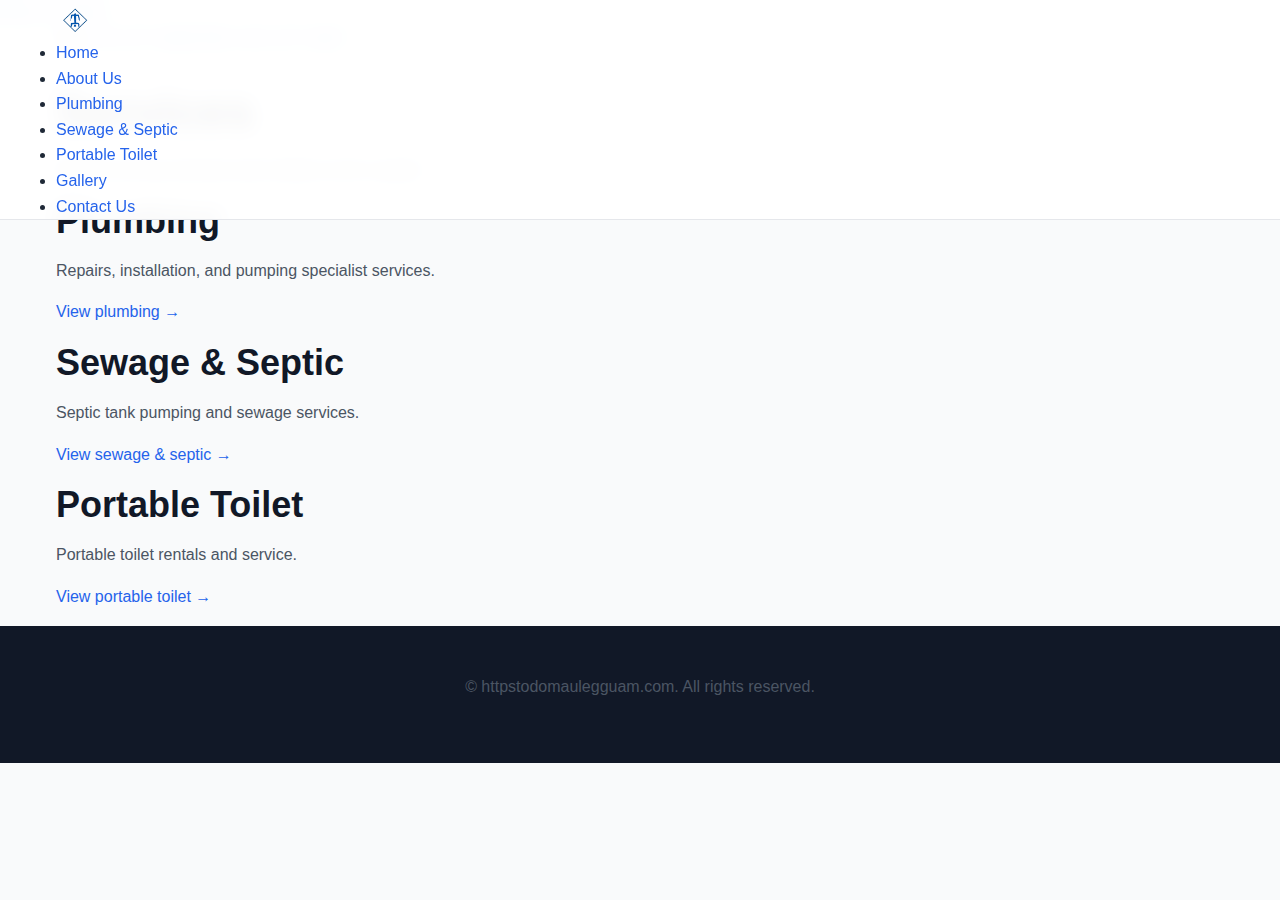
<file: services.html>
<!doctype html>
<html lang="en">
<head>
	<meta charset="utf-8" />
	<meta name="viewport" content="width=device-width, initial-scale=1" />
	<title>Services | httpstodomaulegguam.com</title>
	<meta name="description" content="Overview of plumbing, sewage & septic, and portable toilet services in Guam." />
	<link rel="canonical" href="https://todomaulegguam.com/services.html" />
	<meta property="og:title" content="Services | httpstodomaulegguam.com" />
	<meta property="og:description" content="Overview of plumbing, sewage & septic, and portable toilet services in Guam." />
	<meta property="og:url" content="https://todomaulegguam.com/services.html" />
	<meta property="og:type" content="website" />
	<meta name="twitter:card" content="summary_large_image" />
	<meta name="theme-color" content="#0ea5e9" />
	<link rel="preload" href="assets/css/style.css" as="style" />
	<link rel="stylesheet" href="assets/css/normalize.css" />
	<link rel="stylesheet" href="assets/css/style.css" />
	<link rel="icon" href="assets/icons/favicon.svg" type="image/svg+xml" />
	<link rel="manifest" href="assets/icons/site.webmanifest" />
</head>
<body>
	<a class="skip-link" href="#content">Skip to content</a>
	<div class="topbar"><div class="container">Call: <a href="tel:16714773369">671-477-3369</a>/<a href="tel:16714777867">7867</a> | <a href="tel:16714773367">671-477-3367</a></div></div>
	<header class="site-header" role="banner">
		<div class="container">
			<a class="logo" href="index.html">
				<img src="assets/logo/logo.png" alt="TODOMauleg logo" width="160" height="48" fetchpriority="high" />
			</a>
			<nav class="site-nav" aria-label="Primary">
				<button class="nav-toggle" aria-expanded="false" aria-controls="primary-menu">Menu</button>
				<ul id="primary-menu" class="menu">
					<li><a href="index.html">Home</a></li>
					<li><a href="about.html">About Us</a></li>
					<li><a href="plumbing.html">Plumbing</a></li>
					<li><a href="sewage-septic.html">Sewage &amp; Septic</a></li>
					<li><a href="portable-toilet.html">Portable Toilet</a></li>
					<li><a href="gallery.html">Gallery</a></li>
					<li><a href="contact.html">Contact Us</a></li>
				</ul>
			</nav>
		</div>
	</header>
	<main id="content" class="site-main" role="main">
		<section class="page-header">
			<div class="container">
				<h1>Services</h1>
				<p>Explore our key services and contact us for a quote.</p>
			</div>
		</section>
		<section class="services-list">
			<div class="container grid">
				<article class="card">
					<h2>Plumbing</h2>
					<p>Repairs, installation, and pumping specialist services.</p>
					<p><a href="plumbing.html" class="link">View plumbing →</a></p>
				</article>
				<article class="card">
					<h2>Sewage & Septic</h2>
					<p>Septic tank pumping and sewage services.</p>
					<p><a href="sewage-septic.html" class="link">View sewage & septic →</a></p>
				</article>
				<article class="card">
					<h2>Portable Toilet</h2>
					<p>Portable toilet rentals and service.</p>
					<p><a href="portable-toilet.html" class="link">View portable toilet →</a></p>
				</article>
			</div>
		</section>
	</main>
	<footer class="site-footer" role="contentinfo">
		<div class="container">
			<p>© <span id="year"></span> httpstodomaulegguam.com. All rights reserved.</p>
		</div>
	</footer>
	<button id="backToTop" aria-label="Back to top" class="btn" style="position:fixed;right:16px;bottom:16px;display:none">Top</button>
	<script src="assets/js/main.js" defer></script>
</body>
</html>
</file>
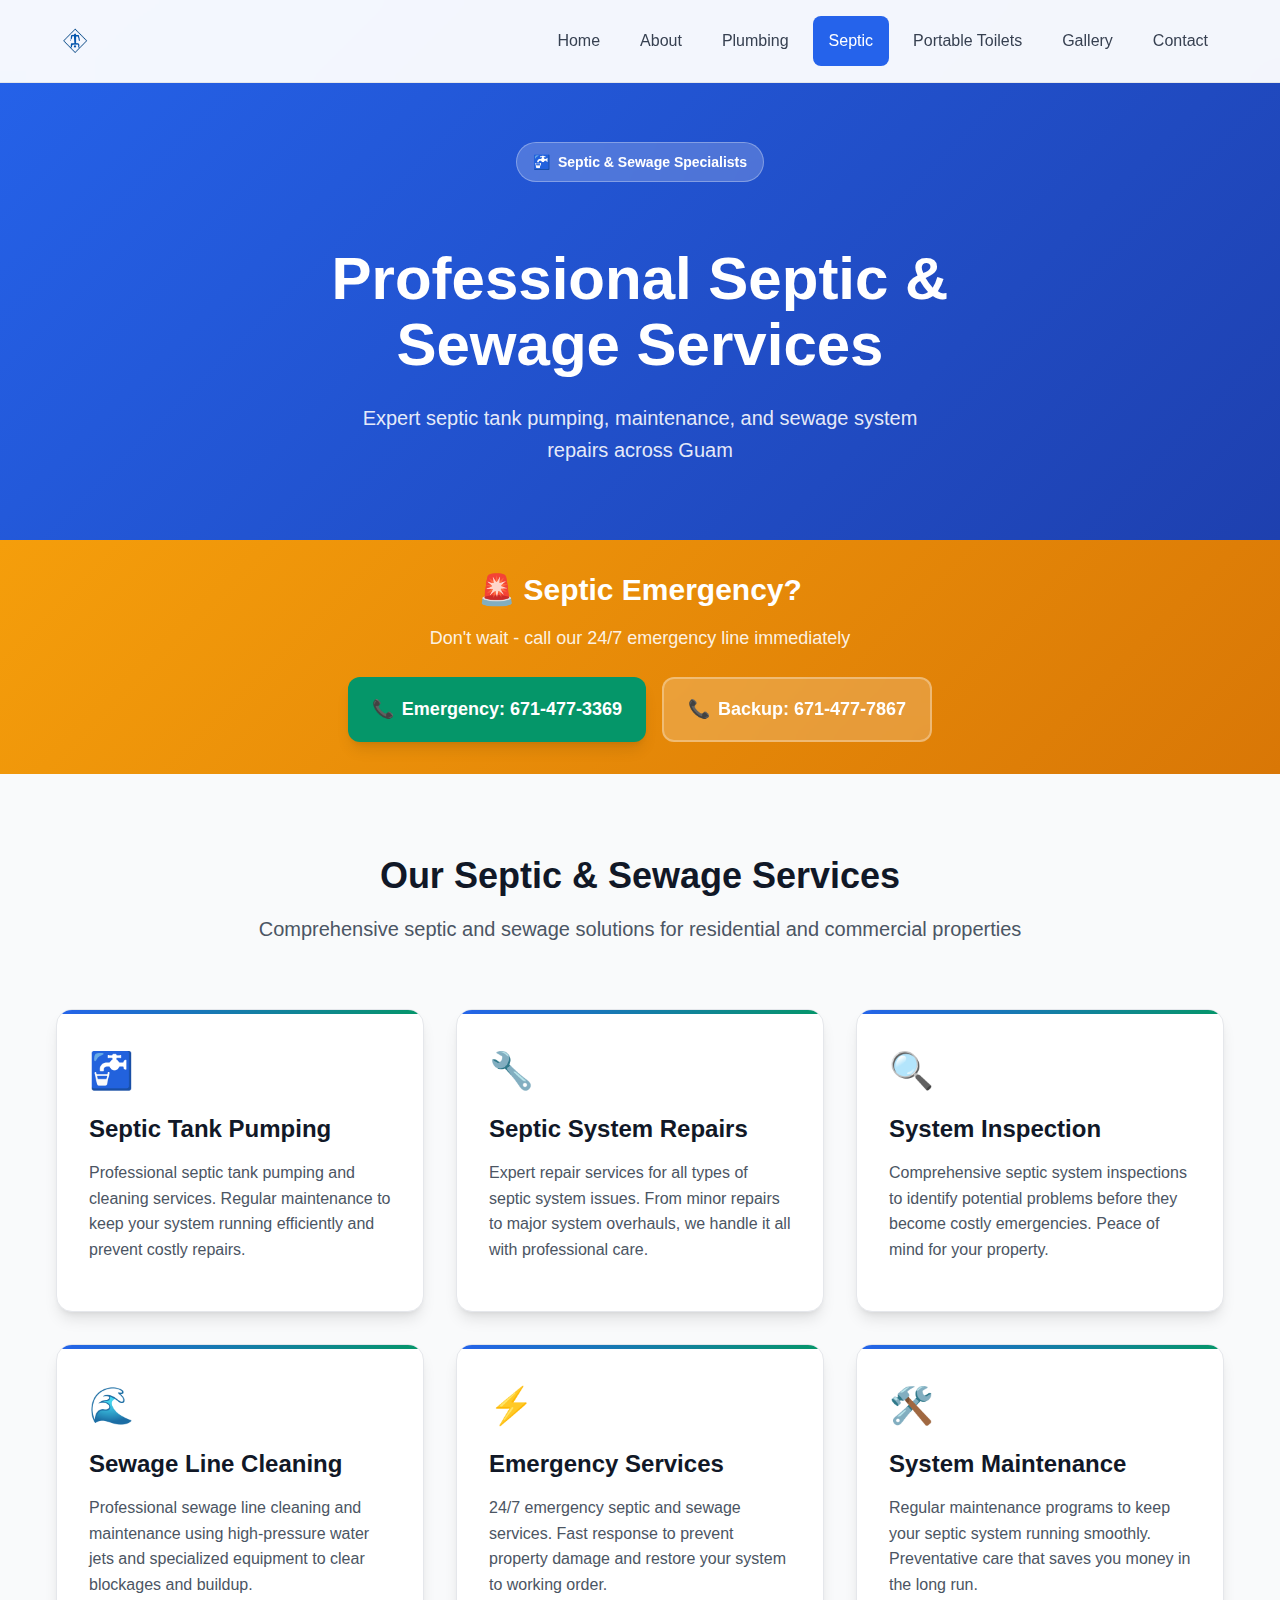
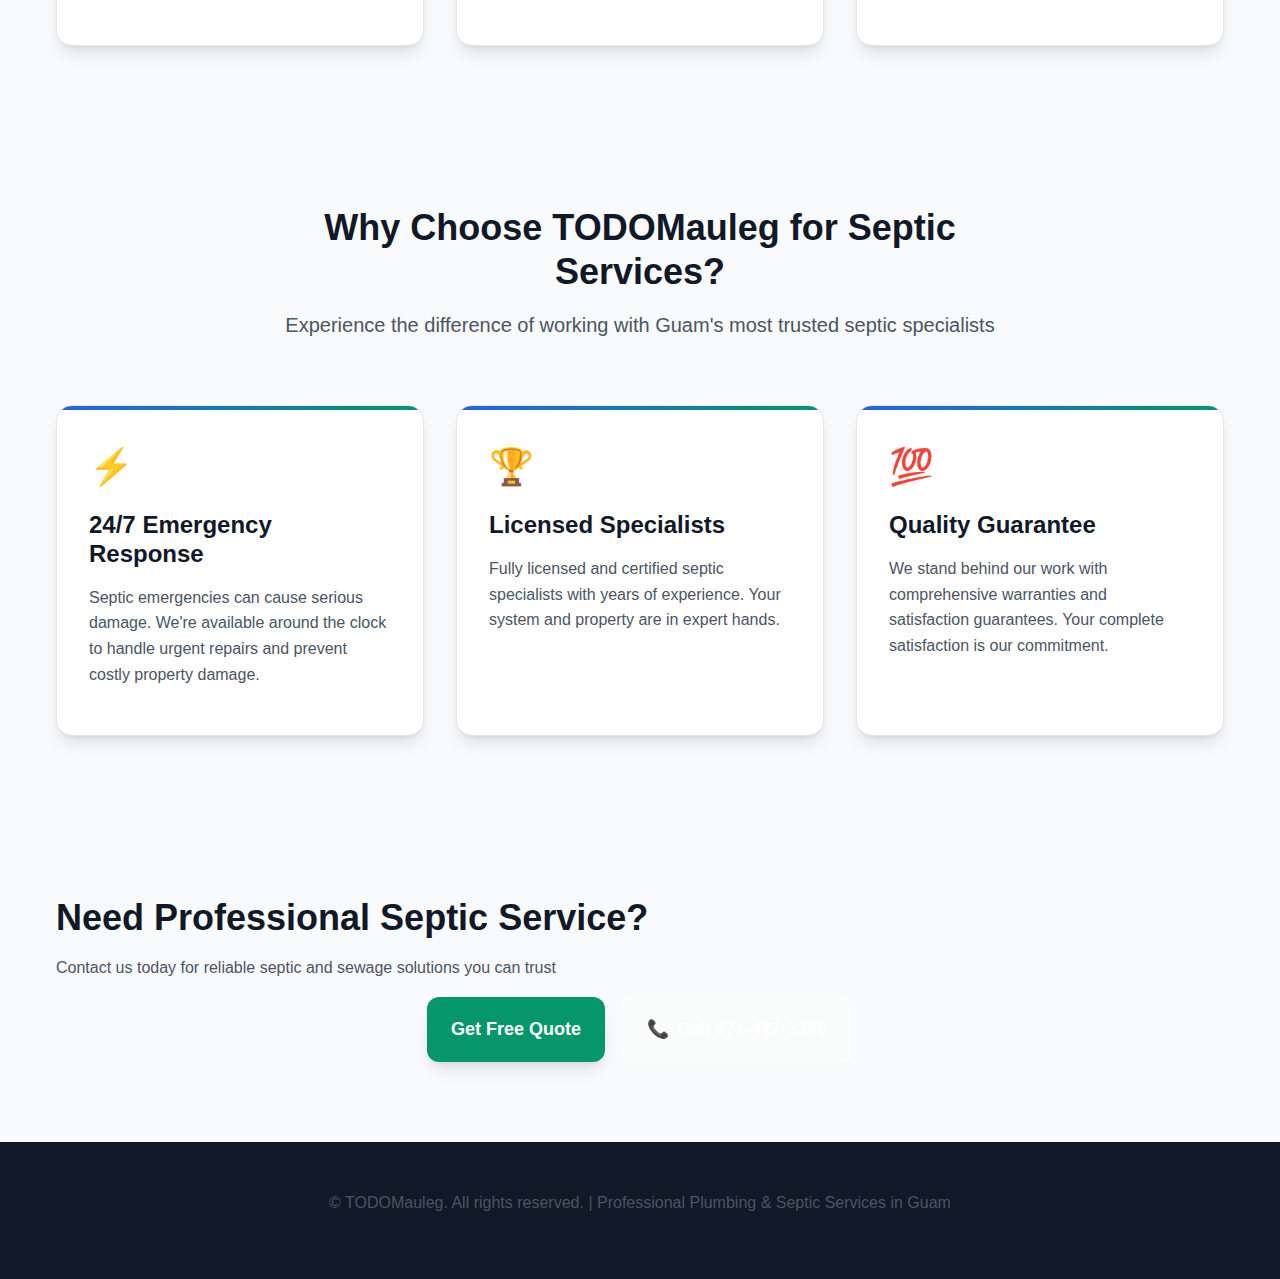
<file: sewage-septic.html>
<!DOCTYPE html>
<html lang="en">
<head>
    <meta charset="UTF-8">
    <meta name="viewport" content="width=device-width, initial-scale=1.0">
    <title>Septic & Sewage Services - TODOMauleg Guam | Professional Pumping</title>
    <meta name="description" content="Professional septic and sewage services in Guam. Septic tank pumping, maintenance, and repairs. Expert pumping specialists available 24/7. Call 671-477-3369.">
    
    <!-- Open Graph / Facebook -->
    <meta property="og:type" content="website">
    <meta property="og:url" content="https://todomaulegguam.com/sewage-septic.html">
    <meta property="og:title" content="Septic & Sewage Services - TODOMauleg Guam">
    <meta property="og:description" content="Professional septic tank pumping and sewage services in Guam.">
    
    <!-- Favicon -->
    <link rel="icon" type="image/svg+xml" href="assets/icons/favicon.svg">
    
    <!-- Stylesheets -->
    <link rel="preload" href="assets/css/style.css" as="style" onload="this.onload=null;this.rel='stylesheet'">
    <noscript><link rel="stylesheet" href="assets/css/style.css"></noscript>
    <link rel="stylesheet" href="assets/css/normalize.css">
    
    <!-- Theme Color -->
    <meta name="theme-color" content="#2563eb">
</head>
<body>
    <!-- Skip Link -->
    <a href="#main-content" class="sr-only">Skip to main content</a>
    
    <!-- Header -->
    <header class="site-header" id="header">
        <div class="container">
            <div class="header-content">
                <a href="index.html" class="logo">
                    <img src="assets/logo/logo.png" alt="TODOMauleg - Professional Plumbing Services" width="160" height="48">
                </a>
                
                <nav class="site-nav" aria-label="Main navigation">
                    <button class="nav-toggle" aria-expanded="false" aria-controls="main-menu" aria-label="Toggle navigation menu">
                        <span></span>
                        <span></span>
                        <span></span>
                    </button>
                    
                    <ul id="main-menu" class="nav-menu">
                        <li><a href="index.html">Home</a></li>
                        <li><a href="about.html">About</a></li>
                        <li><a href="plumbing.html">Plumbing</a></li>
                        <li><a href="sewage-septic.html" aria-current="page">Septic</a></li>
                        <li><a href="portable-toilet.html">Portable Toilets</a></li>
                        <li><a href="gallery.html">Gallery</a></li>
                        <li><a href="contact.html">Contact</a></li>
                    </ul>
                </nav>
            </div>
        </div>
    </header>
    
    <!-- Main Content -->
    <main id="main-content">
        <!-- Page Header -->
        <section class="hero" style="min-height: 60vh; padding-top: 100px;">
            <div class="container">
                <div class="hero-content animate-fade-in-up">
                    <div class="hero-badge">
                        <span>🚰</span>
                        <span>Septic & Sewage Specialists</span>
                    </div>
                    <h1>Professional Septic & Sewage Services</h1>
                    <p>Expert septic tank pumping, maintenance, and sewage system repairs across Guam</p>
                </div>
            </div>
        </section>

        <!-- Emergency Banner -->
        <section class="emergency-banner">
            <div class="container">
                <div class="emergency-content">
                    <h2>🚨 Septic Emergency?</h2>
                    <p>Don't wait - call our 24/7 emergency line immediately</p>
                    <div class="cta-actions">
                        <a href="tel:+16714773369" class="btn btn-primary">
                            <span>📞</span>
                            <span>Emergency: 671-477-3369</span>
                        </a>
                        <a href="tel:+16714777867" class="btn btn-secondary">
                            <span>📞</span>
                            <span>Backup: 671-477-7867</span>
                        </a>
                    </div>
                </div>
            </div>
        </section>

        <!-- Septic Services -->
        <section class="section">
            <div class="container">
                <div class="section-header">
                    <h2>Our Septic & Sewage Services</h2>
                    <p>Comprehensive septic and sewage solutions for residential and commercial properties</p>
                </div>
                
                <div class="services-grid">
                    <article class="service-card">
                        <div class="service-icon">🚰</div>
                        <h3>Septic Tank Pumping</h3>
                        <p>Professional septic tank pumping and cleaning services. Regular maintenance to keep your system running efficiently and prevent costly repairs.</p>
                    </article>
                    
                    <article class="service-card">
                        <div class="service-icon">🔧</div>
                        <h3>Septic System Repairs</h3>
                        <p>Expert repair services for all types of septic system issues. From minor repairs to major system overhauls, we handle it all with professional care.</p>
                    </article>
                    
                    <article class="service-card">
                        <div class="service-icon">🔍</div>
                        <h3>System Inspection</h3>
                        <p>Comprehensive septic system inspections to identify potential problems before they become costly emergencies. Peace of mind for your property.</p>
                    </article>
                    
                    <article class="service-card">
                        <div class="service-icon">🌊</div>
                        <h3>Sewage Line Cleaning</h3>
                        <p>Professional sewage line cleaning and maintenance using high-pressure water jets and specialized equipment to clear blockages and buildup.</p>
                    </article>
                    
                    <article class="service-card">
                        <div class="service-icon">⚡</div>
                        <h3>Emergency Services</h3>
                        <p>24/7 emergency septic and sewage services. Fast response to prevent property damage and restore your system to working order.</p>
                    </article>
                    
                    <article class="service-card">
                        <div class="service-icon">🛠️</div>
                        <h3>System Maintenance</h3>
                        <p>Regular maintenance programs to keep your septic system running smoothly. Preventative care that saves you money in the long run.</p>
                    </article>
                </div>
            </div>
        </section>

        <!-- Why Choose Our Septic Services -->
        <section class="section" style="background: var(--gray-50);">
            <div class="container">
                <div class="section-header">
                    <h2>Why Choose TODOMauleg for Septic Services?</h2>
                    <p>Experience the difference of working with Guam's most trusted septic specialists</p>
                </div>
                
                <div class="services-grid">
                    <div class="service-card">
                        <div class="service-icon">⚡</div>
                        <h3>24/7 Emergency Response</h3>
                        <p>Septic emergencies can cause serious damage. We're available around the clock to handle urgent repairs and prevent costly property damage.</p>
                    </div>
                    
                    <div class="service-card">
                        <div class="service-icon">🏆</div>
                        <h3>Licensed Specialists</h3>
                        <p>Fully licensed and certified septic specialists with years of experience. Your system and property are in expert hands.</p>
                    </div>
                    
                    <div class="service-card">
                        <div class="service-icon">💯</div>
                        <h3>Quality Guarantee</h3>
                        <p>We stand behind our work with comprehensive warranties and satisfaction guarantees. Your complete satisfaction is our commitment.</p>
                    </div>
                </div>
            </div>
        </section>

        <!-- CTA Section -->
        <section class="section cta-section">
            <div class="container">
                <h2>Need Professional Septic Service?</h2>
                <p>Contact us today for reliable septic and sewage solutions you can trust</p>
                <div class="cta-actions">
                    <a href="contact.html" class="btn btn-primary">
                        <span>Get Free Quote</span>
                    </a>
                    <a href="tel:+16714773369" class="btn btn-secondary">
                        <span>📞</span>
                        <span>Call 671-477-3369</span>
                    </a>
                </div>
            </div>
        </section>
    </main>
    
    <!-- Footer -->
    <footer class="site-footer">
        <div class="container">
            <div class="footer-content">
                <p>&copy; <span id="current-year"></span> TODOMauleg. All rights reserved. | Professional Plumbing & Septic Services in Guam</p>
            </div>
        </div>
    </footer>
    
    <!-- Back to Top Button -->
    <button class="back-to-top" id="backToTop" aria-label="Back to top">
        ↑
    </button>
    
    <!-- JavaScript -->
    <script src="assets/js/main.js"></script>
</body>
</html>
</file>
<file: assets/css/style.css>
/* ========================================
   TODOMAULEG - SINGLE PAGE WEBSITE
   Modern Design System 2024
   ======================================== */

/* CSS Custom Properties - Design System */
:root {
  /* Brand Colors - Professional & Trustworthy */
  --primary-50: #eff6ff;
  --primary-100: #dbeafe;
  --primary-200: #bfdbfe;
  --primary-300: #93c5fd;
  --primary-400: #60a5fa;
  --primary-500: #3b82f6;
  --primary-600: #2563eb;
  --primary-700: #1d4ed8;
  --primary-800: #1e40af;
  --primary-900: #1e3a8a;
  
  /* Accent Colors - Green instead of Red */
  --accent-500: #10b981;
  --accent-600: #059669;
  --accent-700: #047857;
  
  /* Warning/Emergency - Orange instead of Red */
  --warning-500: #f59e0b;
  --warning-600: #d97706;
  --warning-700: #b45309;
  
  /* Success/Positive */
  --success-500: #10b981;
  --success-600: #059669;
  
  /* Neutral Palette */
  --gray-50: #f9fafb;
  --gray-100: #f3f4f6;
  --gray-200: #e5e7eb;
  --gray-300: #d1d5db;
  --gray-400: #9ca3af;
  --gray-500: #6b7280;
  --gray-600: #4b5563;
  --gray-700: #374151;
  --gray-800: #1f2937;
  --gray-900: #111827;
  
  /* Typography Scale */
  --font-sans: 'Inter', -apple-system, BlinkMacSystemFont, 'Segoe UI', Roboto, sans-serif;
  --font-display: 'Inter', -apple-system, BlinkMacSystemFont, 'Segoe UI', Roboto, sans-serif;
  
  /* Font Sizes */
  --text-xs: 0.75rem;
  --text-sm: 0.875rem;
  --text-base: 1rem;
  --text-lg: 1.125rem;
  --text-xl: 1.25rem;
  --text-2xl: 1.5rem;
  --text-3xl: 1.875rem;
  --text-4xl: 2.25rem;
  --text-5xl: 3rem;
  --text-6xl: 3.75rem;
  --text-7xl: 4.5rem;
  
  /* Spacing Scale */
  --space-1: 0.25rem;
  --space-2: 0.5rem;
  --space-3: 0.75rem;
  --space-4: 1rem;
  --space-5: 1.25rem;
  --space-6: 1.5rem;
  --space-8: 2rem;
  --space-10: 2.5rem;
  --space-12: 3rem;
  --space-16: 4rem;
  --space-20: 5rem;
  --space-24: 6rem;
  --space-32: 8rem;
  
  /* Border Radius */
  --radius-sm: 0.25rem;
  --radius-md: 0.375rem;
  --radius-lg: 0.5rem;
  --radius-xl: 0.75rem;
  --radius-2xl: 1rem;
  --radius-3xl: 1.5rem;
  --radius-full: 9999px;
  
  /* Shadows */
  --shadow-sm: 0 1px 2px 0 rgb(0 0 0 / 0.05);
  --shadow-md: 0 4px 6px -1px rgb(0 0 0 / 0.1), 0 2px 4px -2px rgb(0 0 0 / 0.1);
  --shadow-lg: 0 10px 15px -3px rgb(0 0 0 / 0.1), 0 4px 6px -4px rgb(0 0 0 / 0.1);
  --shadow-xl: 0 20px 25px -5px rgb(0 0 0 / 0.1), 0 8px 10px -6px rgb(0 0 0 / 0.1);
  --shadow-2xl: 0 25px 50px -12px rgb(0 0 0 / 0.25);
  
  /* Transitions */
  --transition-fast: 150ms ease-in-out;
  --transition-normal: 300ms ease-in-out;
  --transition-slow: 500ms ease-in-out;
  
  /* Z-Index Scale */
  --z-dropdown: 1000;
  --z-sticky: 1020;
  --z-fixed: 1030;
  --z-modal-backdrop: 1040;
  --z-modal: 1050;
  --z-popover: 1060;
  --z-tooltip: 1070;
}

/* Reset and Base Styles */
* {
  box-sizing: border-box;
  margin: 0;
  padding: 0;
}

html {
  scroll-behavior: smooth;
  scroll-padding-top: 80px;
}

body {
  font-family: var(--font-sans);
  font-size: var(--text-base);
  line-height: 1.6;
  color: var(--gray-800);
  background-color: var(--gray-50);
  -webkit-font-smoothing: antialiased;
  -moz-osx-font-smoothing: grayscale;
}

/* Typography */
h1, h2, h3, h4, h5, h6 {
  font-weight: 700;
  line-height: 1.2;
  color: var(--gray-900);
  margin-bottom: var(--space-4);
}

h1 { font-size: var(--text-5xl); }
h2 { font-size: var(--text-4xl); }
h3 { font-size: var(--text-3xl); }
h4 { font-size: var(--text-2xl); }
h5 { font-size: var(--text-xl); }
h6 { font-size: var(--text-lg); }

p {
  margin-bottom: var(--space-4);
  color: var(--gray-600);
}

a {
  color: var(--primary-600);
  text-decoration: none;
  transition: color var(--transition-fast);
}

a:hover {
  color: var(--primary-700);
}

/* Utility Classes */
.sr-only {
  position: absolute;
  width: 1px;
  height: 1px;
  padding: 0;
  margin: -1px;
  overflow: hidden;
  clip: rect(0, 0, 0, 0);
  white-space: nowrap;
  border: 0;
}

.container {
  max-width: 1200px;
  margin: 0 auto;
  padding: 0 var(--space-4);
}

/* Header */
.site-header {
  position: fixed;
  top: 0;
  left: 0;
  right: 0;
  background: rgba(255, 255, 255, 0.95);
  backdrop-filter: blur(10px);
  border-bottom: 1px solid var(--gray-200);
  z-index: var(--z-fixed);
  transition: all var(--transition-normal);
}

.site-header.scrolled {
  background: rgba(255, 255, 255, 0.98);
  box-shadow: var(--shadow-lg);
}

.header-content {
  display: flex;
  align-items: center;
  justify-content: space-between;
  padding: var(--space-4) 0;
  min-height: 80px;
}

/* Logo */
.logo {
  display: flex;
  align-items: center;
  gap: var(--space-3);
  text-decoration: none;
  font-size: var(--text-2xl);
  font-weight: 800;
  color: var(--primary-600);
  transition: transform var(--transition-fast);
}

.logo:hover {
  transform: scale(1.05);
}

.logo img {
  width: 40px;
  height: 40px;
  object-fit: contain;
  border-radius: var(--radius-lg);
}

.logo-text {
  background: linear-gradient(135deg, var(--primary-600), var(--accent-600));
  -webkit-background-clip: text;
  -webkit-text-fill-color: transparent;
  background-clip: text;
}

/* Navigation */
.nav-toggle {
  display: none;
  flex-direction: column;
  justify-content: center;
  align-items: center;
  width: 48px;
  height: 48px;
  background: none;
  border: none;
  cursor: pointer;
  border-radius: var(--radius-lg);
  transition: background-color var(--transition-fast);
}

.nav-toggle:hover {
  background: var(--gray-100);
}

.nav-toggle span {
  display: block;
  width: 24px;
  height: 2px;
  background: var(--gray-700);
  margin: 2px 0;
  transition: all var(--transition-normal);
  border-radius: var(--radius-full);
}

.nav-toggle[aria-expanded="true"] span:nth-child(1) {
  transform: rotate(45deg) translate(5px, 5px);
}

.nav-toggle[aria-expanded="true"] span:nth-child(2) {
  opacity: 0;
}

.nav-toggle[aria-expanded="true"] span:nth-child(3) {
  transform: rotate(-45deg) translate(7px, -6px);
}

.nav-menu {
  display: flex;
  list-style: none;
  gap: var(--space-2);
  margin: 0;
  padding: 0;
}

.nav-menu a {
  display: block;
  padding: var(--space-3) var(--space-4);
  color: var(--gray-700);
  text-decoration: none;
  font-weight: 500;
  border-radius: var(--radius-lg);
  transition: all var(--transition-fast);
  position: relative;
}

.nav-menu a:hover {
  background: var(--primary-50);
  color: var(--primary-600);
}

.nav-menu a[aria-current="page"] {
  background: var(--primary-600);
  color: white;
}

/* Mobile Navigation */
@media (max-width: 768px) {
  .nav-toggle {
    display: flex;
  }
  
  .nav-menu {
    position: absolute;
    top: 100%;
    left: 0;
    right: 0;
    background: white;
    border-top: 1px solid var(--gray-200);
    box-shadow: var(--shadow-lg);
    flex-direction: column;
    padding: var(--space-4);
    transform: translateY(-100%);
    opacity: 0;
    visibility: hidden;
    transition: all var(--transition-normal);
  }
  
  .nav-menu.active {
    transform: translateY(0);
    opacity: 1;
    visibility: visible;
  }
  
  .nav-menu a {
    padding: var(--space-4);
    border-radius: var(--radius-lg);
  }
}

/* Hero Section */
.hero {
  min-height: 100vh;
  display: flex;
  align-items: center;
  background: linear-gradient(135deg, var(--primary-600) 0%, var(--primary-800) 100%);
  color: white;
  position: relative;
  overflow: hidden;
}

/* Removed gradient pattern from hero */

.hero-content {
  position: relative;
  z-index: 1;
  text-align: center;
  max-width: 800px;
  margin: 0 auto;
}

.hero-badge {
  display: inline-flex;
  align-items: center;
  gap: var(--space-2);
  background: rgba(255, 255, 255, 0.2);
  backdrop-filter: blur(10px);
  padding: var(--space-2) var(--space-4);
  border-radius: var(--radius-full);
  font-size: var(--text-sm);
  font-weight: 600;
  margin-bottom: var(--space-6);
  border: 1px solid rgba(255, 255, 255, 0.3);
}

.hero h1 {
  font-size: var(--text-6xl);
  font-weight: 800;
  margin-bottom: var(--space-6);
  color: white;
  line-height: 1.1;
}

.hero p {
  font-size: var(--text-xl);
  margin-bottom: var(--space-8);
  color: rgba(255, 255, 255, 0.9);
  max-width: 600px;
  margin-left: auto;
  margin-right: auto;
}

/* Hero Icons */
.hero-icons {
  display: flex;
  justify-content: center;
  gap: var(--space-8);
  margin: var(--space-12) 0;
  flex-wrap: wrap;
}

.hero-icon {
  display: flex;
  flex-direction: column;
  align-items: center;
  gap: var(--space-2);
  padding: var(--space-4);
  background: rgba(255, 255, 255, 0.1);
  backdrop-filter: blur(10px);
  border-radius: var(--radius-xl);
  border: 1px solid rgba(255, 255, 255, 0.2);
  transition: all var(--transition-normal);
  min-width: 120px;
}

.hero-icon:hover {
  background: rgba(255, 255, 255, 0.2);
  transform: translateY(-4px);
}

.hero-icon span:first-child {
  font-size: var(--text-3xl);
  display: block;
}

.hero-icon span:last-child {
  font-size: var(--text-sm);
  font-weight: 600;
  color: rgba(255, 255, 255, 0.9);
}

.cta-actions {
  display: flex;
  gap: var(--space-4);
  justify-content: center;
  flex-wrap: wrap;
}

/* Buttons */
.btn {
  display: inline-flex;
  align-items: center;
  gap: var(--space-2);
  padding: var(--space-4) var(--space-6);
  font-size: var(--text-lg);
  font-weight: 600;
  text-decoration: none;
  border-radius: var(--radius-xl);
  transition: all var(--transition-fast);
  border: none;
  cursor: pointer;
  position: relative;
  overflow: hidden;
}

.btn::before {
  content: '';
  position: absolute;
  top: 50%;
  left: 50%;
  width: 0;
  height: 0;
  background: rgba(255, 255, 255, 0.2);
  border-radius: 50%;
  transform: translate(-50%, -50%);
  transition: width 0.6s, height 0.6s;
}

.btn:hover::before {
  width: 300px;
  height: 300px;
}

.btn-primary {
  background: var(--accent-600);
  color: white;
  box-shadow: var(--shadow-lg);
}

.btn-primary:hover {
  background: var(--accent-700);
  transform: translateY(-2px);
  box-shadow: var(--shadow-xl);
}

.btn-secondary {
  background: rgba(255, 255, 255, 0.2);
  color: white;
  border: 2px solid rgba(255, 255, 255, 0.3);
  backdrop-filter: blur(10px);
}

.btn-secondary:hover {
  background: rgba(255, 255, 255, 0.3);
  border-color: rgba(255, 255, 255, 0.5);
  transform: translateY(-2px);
}

/* Emergency Banner */
.emergency-banner {
  background: linear-gradient(135deg, var(--warning-500) 0%, var(--warning-600) 100%);
  color: white;
  padding: var(--space-8) 0;
  text-align: center;
}

.emergency-content h2 {
  font-size: var(--text-3xl);
  margin-bottom: var(--space-4);
  color: white;
}

.emergency-content p {
  font-size: var(--text-lg);
  margin-bottom: var(--space-6);
  color: rgba(255, 255, 255, 0.9);
}

/* Sections */
.section {
  padding: var(--space-20) 0;
}

.section-header {
  text-align: center;
  margin-bottom: var(--space-16);
  max-width: 800px;
  margin-left: auto;
  margin-right: auto;
}

.section-header h2 {
  font-size: var(--text-4xl);
  margin-bottom: var(--space-4);
}

.section-header p {
  font-size: var(--text-xl);
  color: var(--gray-600);
}

/* Services Grid */
.services-grid {
  display: grid;
  grid-template-columns: repeat(auto-fit, minmax(300px, 1fr));
  gap: var(--space-8);
  margin-top: var(--space-12);
}

.service-card {
  background: white;
  padding: var(--space-8);
  border-radius: var(--radius-2xl);
  box-shadow: var(--shadow-lg);
  transition: all var(--transition-normal);
  border: 1px solid var(--gray-200);
  position: relative;
  overflow: hidden;
}

.service-card::before {
  content: '';
  position: absolute;
  top: 0;
  left: 0;
  right: 0;
  height: 4px;
  background: linear-gradient(90deg, var(--primary-600), var(--accent-600));
}

.service-card:hover {
  transform: translateY(-8px);
  box-shadow: var(--shadow-2xl);
}

.service-icon {
  font-size: var(--text-4xl);
  margin-bottom: var(--space-4);
  display: block;
}

.service-card h3 {
  font-size: var(--text-2xl);
  margin-bottom: var(--space-4);
  color: var(--gray-900);
}

.service-card p {
  margin-bottom: var(--space-4);
  color: var(--gray-600);
}

.service-card ul {
  list-style: none;
  padding: 0;
}

.service-card li {
  padding: var(--space-2) 0;
  color: var(--gray-600);
  position: relative;
  padding-left: var(--space-6);
}

.service-card li::before {
  content: '✓';
  position: absolute;
  left: 0;
  color: var(--accent-600);
  font-weight: bold;
}

/* About Section */
.about-content {
  max-width: 1000px;
  margin: 0 auto;
}

.about-text h3 {
  font-size: var(--text-3xl);
  margin-bottom: var(--space-6);
  color: var(--gray-900);
}

.about-text p {
  font-size: var(--text-lg);
  margin-bottom: var(--space-8);
  color: var(--gray-600);
}

.features-grid {
  display: grid;
  grid-template-columns: repeat(auto-fit, minmax(250px, 1fr));
  gap: var(--space-6);
  margin-top: var(--space-8);
}

.feature-item {
  text-align: center;
  padding: var(--space-6);
  background: white;
  border-radius: var(--radius-xl);
  box-shadow: var(--shadow-md);
  transition: transform var(--transition-fast);
}

.feature-item:hover {
  transform: translateY(-4px);
}

.feature-icon {
  font-size: var(--text-3xl);
  margin-bottom: var(--space-4);
  display: block;
}

.feature-item h4 {
  font-size: var(--text-xl);
  margin-bottom: var(--space-2);
  color: var(--gray-900);
}

.feature-item p {
  color: var(--gray-600);
  margin: 0;
}

/* Gallery */
.gallery-grid {
  display: grid;
  grid-template-columns: repeat(auto-fit, minmax(280px, 1fr));
  gap: var(--space-6);
  margin-top: var(--space-12);
}

.gallery-item {
  position: relative;
  border-radius: var(--radius-xl);
  overflow: hidden;
  box-shadow: var(--shadow-lg);
  transition: transform var(--transition-normal);
  background: white;
}

.gallery-item:hover {
  transform: translateY(-4px);
}

.gallery-item img {
  width: 100%;
  height: 250px;
  object-fit: cover;
  display: block;
}

.gallery-overlay {
  position: absolute;
  bottom: 0;
  left: 0;
  right: 0;
  background: linear-gradient(transparent, rgba(0, 0, 0, 0.8));
  color: white;
  padding: var(--space-6) var(--space-4) var(--space-4);
  transform: translateY(100%);
  transition: transform var(--transition-normal);
}

.gallery-item:hover .gallery-overlay {
  transform: translateY(0);
}

.gallery-overlay h4 {
  font-size: var(--text-xl);
  margin-bottom: var(--space-2);
  color: white;
}

.gallery-overlay p {
  color: rgba(255, 255, 255, 0.9);
  margin: 0;
  font-size: var(--text-sm);
}

/* Contact Section */
.contact-grid {
  display: grid;
  grid-template-columns: repeat(12, 1fr);
  gap: var(--space-6);
  margin-bottom: var(--space-12);
}

/* Default: three cards across (4 columns each) */
.contact-card { grid-column: span 4; }

/* Email card stays same width to align with row */
.contact-card--wide { grid-column: span 4; }

/* Map full width */
.contact-card--fullwidth { grid-column: span 12; }

@media (max-width: 1024px) {
  .contact-card { grid-column: span 6; }
  .contact-card--fullwidth { grid-column: span 12; }
}

@media (max-width: 640px) {
  .contact-card { grid-column: span 12; }
}

.contact-card {
  background: white;
  padding: var(--space-8);
  border-radius: var(--radius-xl);
  box-shadow: var(--shadow-lg);
  text-align: center;
  transition: transform var(--transition-fast);
}

.contact-card:hover {
  transform: translateY(-4px);
}

.contact-icon {
  font-size: var(--text-4xl);
  margin-bottom: var(--space-4);
  display: block;
}

.contact-card h3 {
  font-size: var(--text-xl);
  margin-bottom: var(--space-4);
  color: var(--gray-900);
}

.contact-card p {
  margin-bottom: var(--space-2);
  color: var(--gray-600);
}

.contact-card a {
  color: var(--primary-600);
  font-weight: 600;
}

/* Make Service Area card span full width */
.contact-card--fullwidth {
  grid-column: span 12;
}

/* Map container styling */
.map-container {
  margin: var(--space-6) 0;
  border-radius: var(--radius-lg);
  overflow: hidden;
  box-shadow: var(--shadow-md);
}

.map-container iframe {
  display: block;
  width: 100%;
  height: 300px;
  border: none;
}

.service-hours {
  background: white;
  padding: var(--space-8);
  border-radius: var(--radius-xl);
  box-shadow: var(--shadow-lg);
  max-width: none;
  margin: 0;
}

.service-hours h3 {
  text-align: center;
  font-size: var(--text-2xl);
  margin-bottom: var(--space-6);
  color: var(--gray-900);
}

.hours-grid {
  display: grid;
  grid-template-columns: repeat(12, 1fr);
  gap: var(--space-6);
}

/* two items centered at wider widths */
.hours-grid > .hours-item { grid-column: span 6; }

@media (max-width: 768px) {
  .hours-grid { grid-template-columns: 1fr; }
  .hours-grid > .hours-item { grid-column: auto; }
}

.hours-item {
  text-align: center;
  padding: var(--space-6);
  background: var(--gray-50);
  border-radius: var(--radius-lg);
}

.hours-item h4 {
  font-size: var(--text-xl);
  margin-bottom: var(--space-4);
  color: var(--gray-900);
}

.hours-item p {
  color: var(--gray-600);
  margin: 0;
}

/* Footer */
.site-footer {
  background: var(--gray-900);
  color: white;
  padding: var(--space-12) 0;
  text-align: center;
}

.footer-content {
  display: flex;
  flex-direction: column;
  align-items: center;
  gap: var(--space-3);
  text-align: center;
}

.footer-logo {
  display: flex;
  align-items: center;
  gap: var(--space-2);
  font-size: var(--text-xl);
  font-weight: 700;
  color: white;
}

.footer-logo img {
  width: 32px;
  height: 32px;
  border-radius: var(--radius-lg);
}

.footer-links {
  display: flex;
  gap: var(--space-6);
  flex-wrap: wrap;
  justify-content: center;
}

.footer-links a {
  color: var(--gray-300);
  transition: color var(--transition-fast);
}

.footer-links a:hover {
  color: white;
}

/* Back to Top Button */
.back-to-top {
  position: fixed;
  bottom: var(--space-6);
  right: var(--space-6);
  width: 56px;
  height: 56px;
  background: var(--primary-600);
  color: white;
  border: none;
  border-radius: 50%;
  font-size: var(--text-xl);
  cursor: pointer;
  box-shadow: var(--shadow-lg);
  transition: all var(--transition-fast);
  z-index: var(--z-fixed);
  opacity: 0;
  visibility: hidden;
  transform: translateY(20px);
}

.back-to-top.visible {
  opacity: 1;
  visibility: visible;
  transform: translateY(0);
}

.back-to-top:hover {
  background: var(--primary-700);
  transform: translateY(-2px);
  box-shadow: var(--shadow-xl);
}

/* Animations */
@keyframes fadeInUp {
  from {
    opacity: 0;
    transform: translateY(30px);
  }
  to {
    opacity: 1;
    transform: translateY(0);
  }
}

@keyframes float {
  0%, 100% {
    transform: translateY(0px);
  }
  50% {
    transform: translateY(-10px);
  }
}

.animate-fade-in-up {
  animation: fadeInUp 0.8s ease-out;
}

.animate-float {
  animation: float 3s ease-in-out infinite;
}

/* Responsive Design */
@media (max-width: 768px) {
  .hero h1 {
    font-size: var(--text-4xl);
  }
  
  .hero p {
    font-size: var(--text-lg);
  }
  
  .hero-icons {
    gap: var(--space-4);
    margin: var(--space-8) 0;
  }
  
  .hero-icon {
    min-width: 100px;
    padding: var(--space-3);
  }
  
  .hero-icon span:first-child {
    font-size: var(--text-2xl);
  }
  
  .hero-icon span:last-child {
    font-size: var(--text-xs);
  }
  
  .cta-actions {
    flex-direction: column;
    align-items: center;
  }
  
  .btn {
    width: 100%;
    max-width: 300px;
    justify-content: center;
  }
  
  .section {
    padding: var(--space-16) 0;
  }
  
  .services-grid {
    grid-template-columns: 1fr;
    gap: var(--space-6);
  }
  
  .contact-grid {
    grid-template-columns: 1fr;
  }
  
  .hours-grid {
    grid-template-columns: 1fr;
  }
  
  .footer-links {
    flex-direction: column;
    gap: var(--space-2);
  }
}

@media (max-width: 480px) {
  .container {
    padding: 0 var(--space-3);
  }
  
  .hero h1 {
    font-size: var(--text-3xl);
  }
  
  .section-header h2 {
    font-size: var(--text-3xl);
  }
  
  .service-card {
    padding: var(--space-6);
  }
  
  .contact-card {
    padding: var(--space-6);
  }
  
  .map-container iframe {
    height: 250px;
  }
}

/* Focus States for Accessibility */
:focus-visible {
  outline: 2px solid var(--primary-600);
  outline-offset: 2px;
}

/* Print Styles */
@media print {
  .site-header,
  .back-to-top,
  .emergency-banner {
    display: none;
  }
  
  .hero {
    min-height: auto;
    padding: var(--space-8) 0;
  }
  
  .section {
    padding: var(--space-8) 0;
  }
}
</file>
